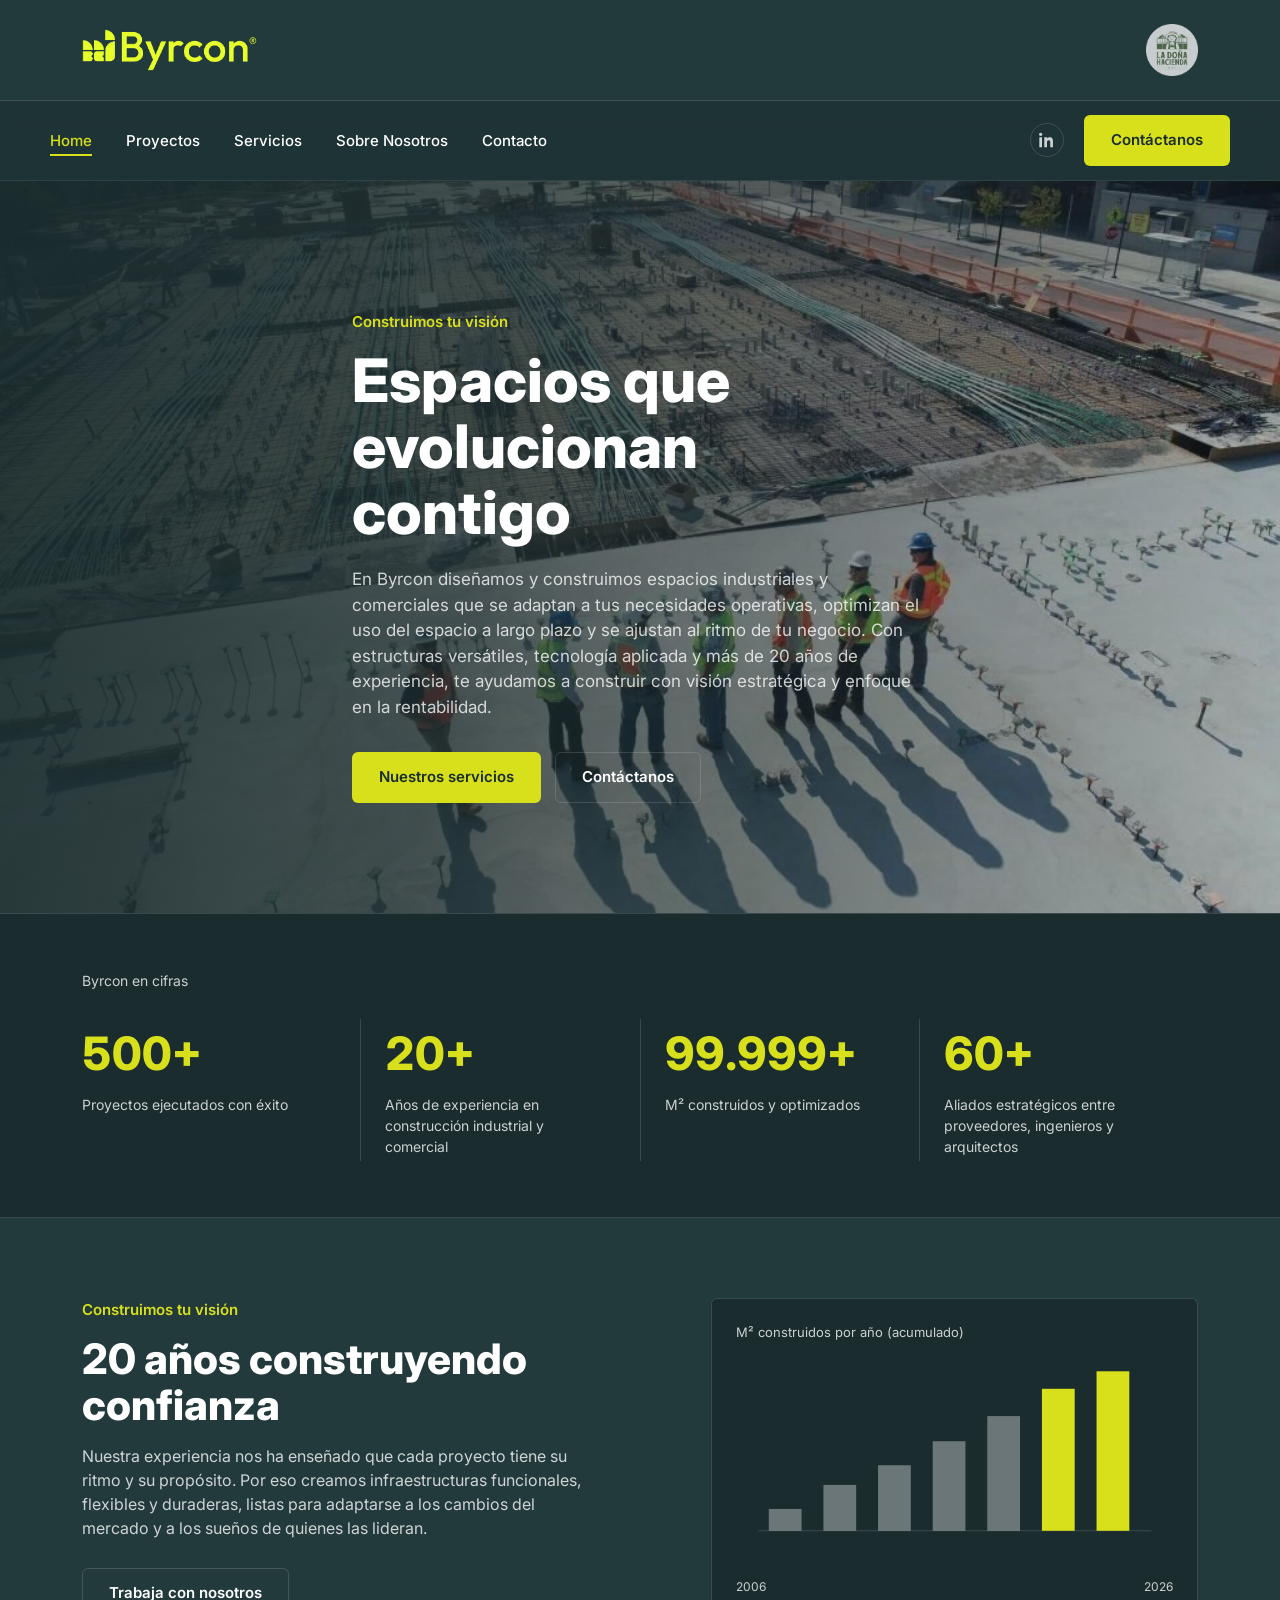
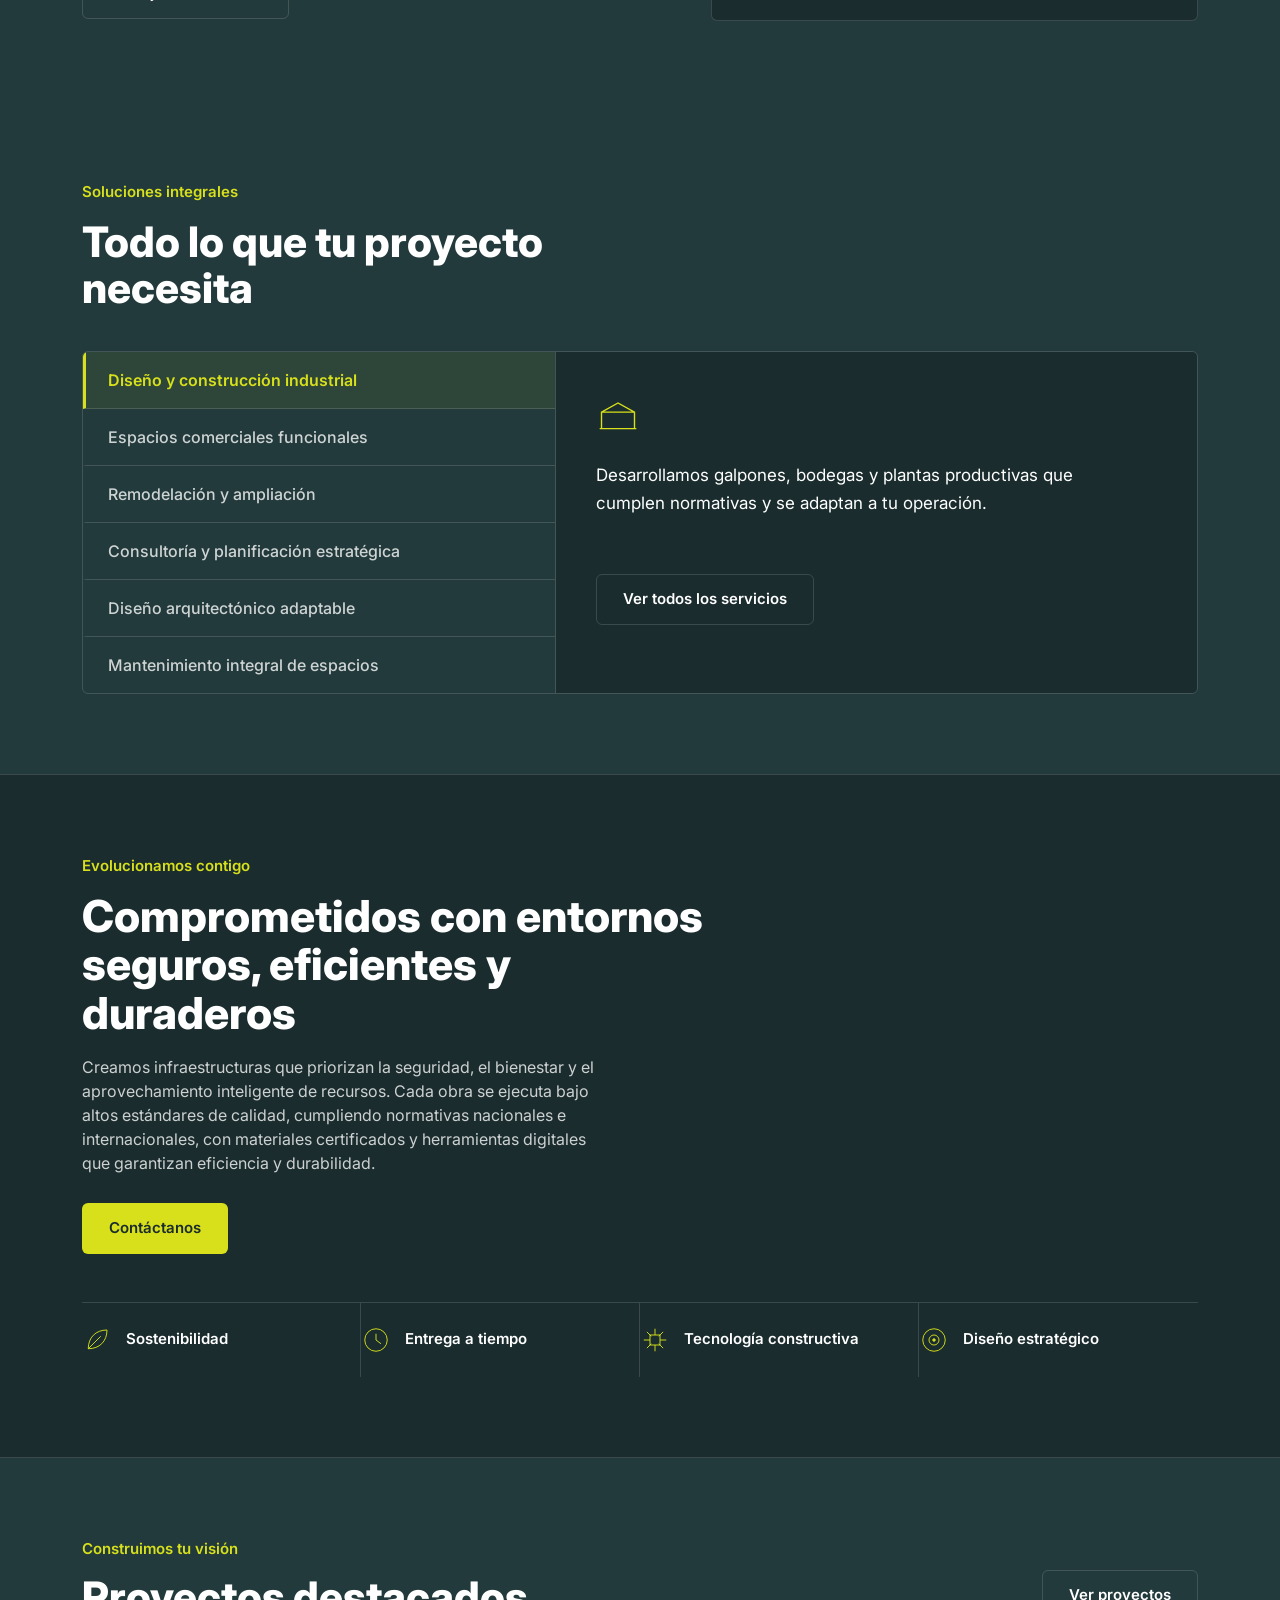
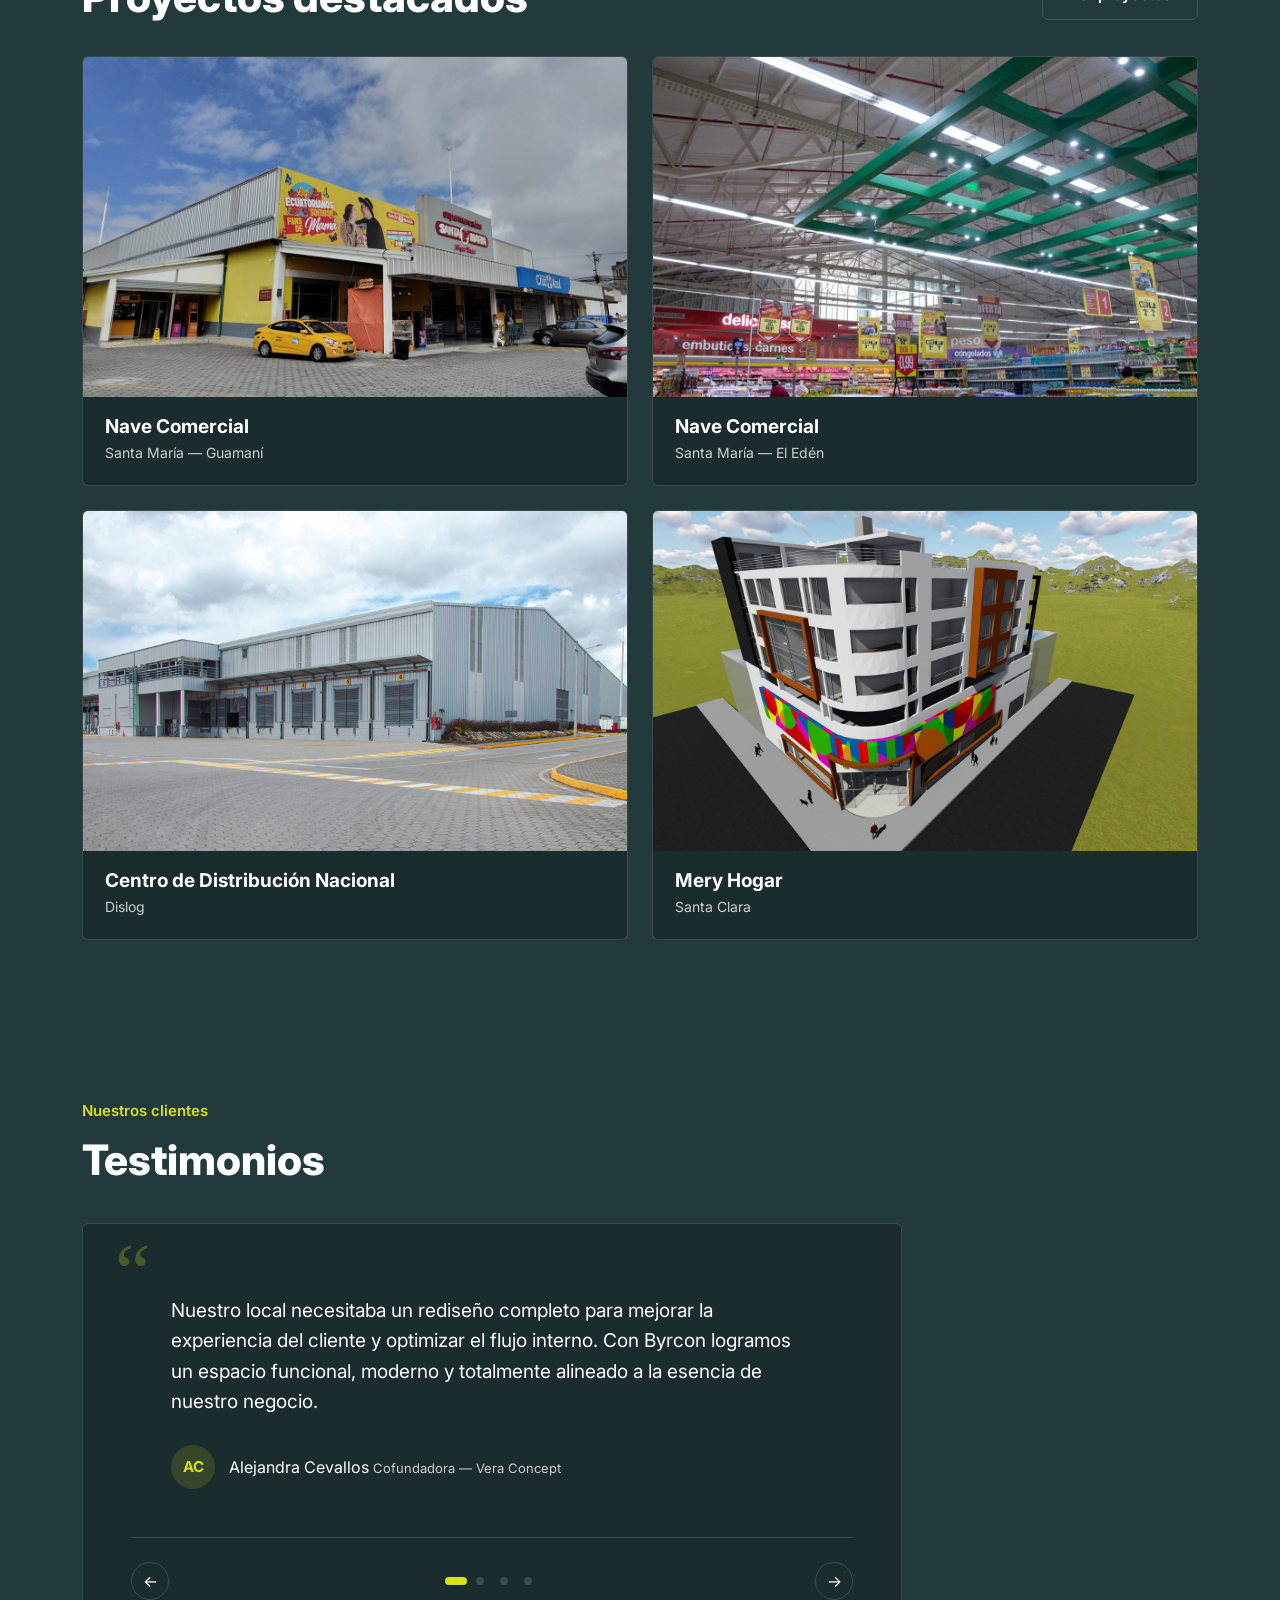
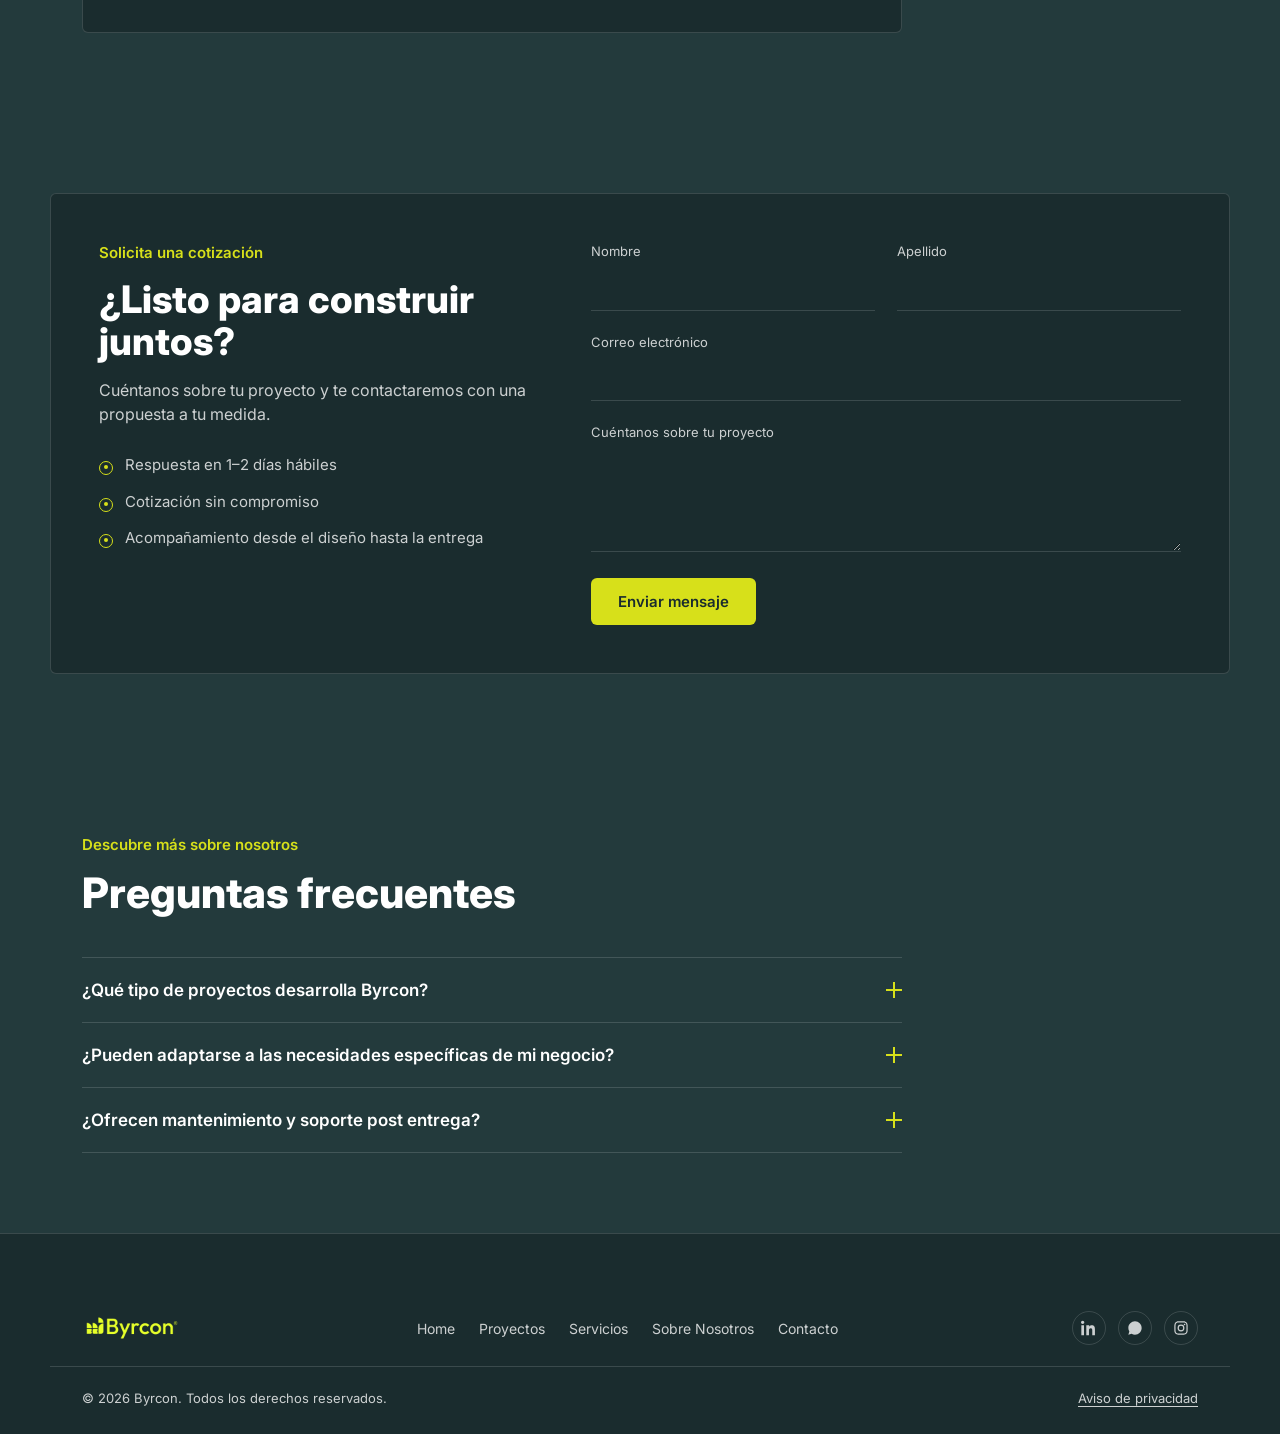
<file: index.html>
<!DOCTYPE html>
<html lang="es">

<head>
  <meta charset="UTF-8">
  <meta name="viewport" content="width=device-width, initial-scale=1.0">
  <script>document.documentElement.classList.add('js')</script>
  <title>Byrcon | Constructora industrial y comercial en Ecuador</title>
  <meta name="description"
    content="En Byrcon diseñamos y construimos espacios industriales y comerciales en Ecuador. Más de 20 años de experiencia, 500+ proyectos ejecutados.">
  <link rel="icon" type="image/png" href="images/favicon.png">
  <meta property="og:type" content="website">
  <meta property="og:title" content="Byrcon | Constructora industrial y comercial en Ecuador">
  <meta property="og:description" content="En Byrcon diseñamos y construimos espacios industriales y comerciales en Ecuador. Más de 20 años de experiencia, 500+ proyectos ejecutados.">
  <meta property="og:image" content="https://byrcon.com.ec/images/hero-bg.jpg">
  <meta property="og:url" content="https://byrcon.com.ec/">
  <link rel="canonical" href="https://byrcon.com.ec/">
  <link rel="preconnect" href="https://fonts.googleapis.com">
  <link rel="preconnect" href="https://fonts.gstatic.com" crossorigin>
  <link href="https://fonts.googleapis.com/css2?family=Inter:wght@400;500;600;700;800&display=swap" rel="stylesheet">
  <link rel="stylesheet" href="css/base.css">
  <link rel="stylesheet" href="css/home.css">
</head>

<body>

  <header class="site-header" id="siteHeader">
    <div class="header-top">
      <div class="container header-top-inner">
        <a class="logo" href="index.html">
          <img src="images/byrcon-logo-cropped.png" alt="Byrcon" class="logo-img">
        </a>
        <a class="partner-brand-link" href="https://ladonahacienda.com.ec/" target="_blank" rel="noopener noreferrer" aria-label="Visitar La Doña Hacienda (sitio externo, se abre en una pestaña nueva)">
          <img src="images/dona-hacienda-logo.webp" alt="La Doña Hacienda" class="partner-brand-logo">
        </a>
      </div>
    </div>

    <div class="header-bottom">
      <div class="container header-row">
        <nav class="primary-nav" id="primaryNav">
          <ul>
            <li><a href="index.html" class="active">Home</a></li>
            <li><a href="pages/proyectos.html">Proyectos</a></li>
            <li><a href="pages/servicios.html">Servicios</a></li>
            <li><a href="pages/nosotros.html">Sobre Nosotros</a></li>
            <li><a href="#contacto">Contacto</a></li>
          </ul>
        </nav>

        <div class="header-right">
          <a class="social-icon" href="https://www.linkedin.com/company/byrcon/" aria-label="LinkedIn" target="_blank" rel="noopener noreferrer">
            <svg viewBox="0 0 24 24" fill="currentColor"><path d="M4.98 3.5C4.98 4.9 3.9 6 2.5 6S0 4.9 0 3.5 1.1 1 2.5 1s2.48 1.1 2.48 2.5zM.5 8h4V23h-4V8zM8.5 8h3.8v2.05h.05c.53-1 1.83-2.05 3.77-2.05 4.03 0 4.78 2.65 4.78 6.1V23h-4v-6.9c0-1.65-.03-3.77-2.3-3.77-2.3 0-2.65 1.8-2.65 3.65V23h-4V8z"/></svg>
          </a>
          <a href="#contacto" class="btn btn-accent">Contáctanos</a>
          <button class="menu-toggle" id="menuToggle" aria-label="Abrir menú" aria-expanded="false">
            <span></span><span></span><span></span>
          </button>
        </div>
      </div>
    </div>
  </header>

  <main>
    <section class="hero">
      <div class="container hero-inner">
        <p class="hero-eyebrow">Construimos tu visión</p>
        <h1>Espacios que evolucionan contigo</h1>
        <p class="hero-lede">
          En Byrcon diseñamos y construimos espacios industriales y comerciales que se adaptan a tus necesidades
          operativas, optimizan el uso del espacio a largo plazo y se ajustan al ritmo de tu negocio. Con estructuras
          versátiles, tecnología aplicada y más de 20 años de experiencia, te ayudamos a construir con visión
          estratégica y enfoque en la rentabilidad.
        </p>
        <div class="hero-ctas">
          <a href="pages/servicios.html" class="btn btn-accent">Nuestros servicios</a>
          <a href="#contacto" class="btn btn-outline">Contáctanos</a>
        </div>
      </div>
    </section>

    <section class="stats" id="cifras">
      <div class="container">
        <p class="stats-caption">Byrcon en cifras</p>
        <div class="stats-grid">
          <div class="stat-card">
            <div class="stat-num" data-target="500" data-suffix="+">500+</div>
            <p class="stat-label">Proyectos ejecutados con éxito</p>
          </div>
          <div class="stat-card">
            <div class="stat-num" data-target="20" data-suffix="+">20+</div>
            <p class="stat-label">Años de experiencia en construcción industrial y comercial</p>
          </div>
          <div class="stat-card">
            <div class="stat-num" data-target="100000" data-suffix="+" data-format="1">100.000+</div>
            <p class="stat-label">M² construidos y optimizados</p>
          </div>
          <div class="stat-card">
            <div class="stat-num" data-target="60" data-suffix="+">60+</div>
            <p class="stat-label">Aliados estratégicos entre proveedores, ingenieros y arquitectos</p>
          </div>
        </div>
      </div>
    </section>

    <!-- Siguiente bloque a construir: "20 años construyendo confianza" -->

    <section class="trust reveal" id="confianza">
      <div class="container trust-grid">
        <div>
          <p class="section-eyebrow">Construimos tu visión</p>
          <h2>20 años construyendo confianza</h2>
          <p class="section-lede">
            Nuestra experiencia nos ha enseñado que cada proyecto tiene su ritmo y su propósito. Por eso creamos
            infraestructuras funcionales, flexibles y duraderas, listas para adaptarse a los cambios del mercado y
            a los sueños de quienes las lideran.
          </p>
          <a href="pages/nosotros.html" class="btn btn-outline">Trabaja con nosotros</a>
        </div>

        <div class="growth-chart">
          <p class="chart-caption">M² construidos por año (acumulado)</p>
          <svg viewBox="0 0 400 190" width="100%" height="auto" aria-hidden="true">
            <line x1="20" y1="160" x2="380" y2="160" stroke="var(--border-soft)" stroke-width="1" />
            <g class="bars">
              <rect x="30" y="140" width="30" height="20" class="bar" style="--d:0" />
              <rect x="80" y="118" width="30" height="42" class="bar" style="--d:1" />
              <rect x="130" y="100" width="30" height="60" class="bar" style="--d:2" />
              <rect x="180" y="78" width="30" height="82" class="bar" style="--d:3" />
              <rect x="230" y="55" width="30" height="105" class="bar" style="--d:4" />
              <rect x="280" y="30" width="30" height="130" class="bar bar-accent" style="--d:5" />
              <rect x="330" y="14" width="30" height="146" class="bar bar-accent" style="--d:6" />
            </g>
          </svg>
          <div class="chart-years"><span>2006</span><span>2026</span></div>
        </div>
      </div>
    </section>

    <!-- Siguiente bloque a construir: Soluciones integrales / servicios -->

    <section class="services reveal" id="servicios-preview">
      <div class="container">
        <p class="section-eyebrow">Soluciones integrales</p>
        <h2>Todo lo que tu proyecto necesita</h2>

        <div class="service-switcher">
          <ul class="service-list" id="serviceList">
            <li><button class="service-item is-active" type="button">Diseño y construcción industrial</button></li>
            <li><button class="service-item" type="button">Espacios comerciales funcionales</button></li>
            <li><button class="service-item" type="button">Remodelación y ampliación</button></li>
            <li><button class="service-item" type="button">Consultoría y planificación estratégica</button></li>
            <li><button class="service-item" type="button">Diseño arquitectónico adaptable</button></li>
            <li><button class="service-item" type="button">Mantenimiento integral de espacios</button></li>
          </ul>

          <div class="service-panel">
            <svg id="servicePanelIcon" viewBox="0 0 48 48" fill="none" stroke="var(--accent)" stroke-width="1.5" aria-hidden="true">
              <path d="M4 40h40M6 40V22l18-10 18 10v18M6 22h36" />
            </svg>
            <p class="service-panel-desc" id="servicePanelDesc">
              Desarrollamos galpones, bodegas y plantas productivas que cumplen normativas y se adaptan a tu operación.
            </p>
            <a href="pages/servicios.html" class="btn btn-outline">Ver todos los servicios</a>
          </div>
        </div>
      </div>
    </section>

    <!-- Siguiente bloque a construir: "Comprometidos con entornos seguros, eficientes y duraderos" -->
    <section class="commit reveal" id="compromiso">
      <div class="container">
        <p class="section-eyebrow">Evolucionamos contigo</p>
        <h2>Comprometidos con entornos seguros, eficientes y duraderos</h2>
        <p class="section-lede commit-lede">
          Creamos infraestructuras que priorizan la seguridad, el bienestar y el aprovechamiento inteligente de
          recursos. Cada obra se ejecuta bajo altos estándares de calidad, cumpliendo normativas nacionales e
          internacionales, con materiales certificados y herramientas digitales que garantizan eficiencia y durabilidad.
        </p>
        <a href="#contacto" class="btn btn-accent">Contáctanos</a>

        <div class="practice-strip">
          <div class="practice">
            <svg viewBox="0 0 48 48" fill="none" stroke="var(--accent)" stroke-width="1.5" aria-hidden="true">
              <path d="M10 38C10 20 22 8 40 8c0 18-12 30-30 30z" />
              <path d="M10 38L30 18" />
            </svg>
            <span>Sostenibilidad</span>
          </div>
          <div class="practice">
            <svg viewBox="0 0 48 48" fill="none" stroke="var(--accent)" stroke-width="1.5" aria-hidden="true">
              <circle cx="24" cy="24" r="18" />
              <path d="M24 14v10l8 6" />
            </svg>
            <span>Entrega a tiempo</span>
          </div>
          <div class="practice">
            <svg viewBox="0 0 48 48" fill="none" stroke="var(--accent)" stroke-width="1.5" aria-hidden="true">
              <rect x="16" y="16" width="16" height="16" />
              <path d="M24 6v10M24 32v10M6 24h10M32 24h10M11 11l7 7M30 30l7 7M37 11l-7 7M18 30l-7 7" />
            </svg>
            <span>Tecnología constructiva</span>
          </div>
          <div class="practice">
            <svg viewBox="0 0 48 48" fill="none" stroke="var(--accent)" stroke-width="1.5" aria-hidden="true">
              <circle cx="24" cy="24" r="18" />
              <circle cx="24" cy="24" r="8" />
              <circle cx="24" cy="24" r="2" fill="var(--accent)" />
            </svg>
            <span>Diseño estratégico</span>
          </div>
        </div>
      </div>
    </section>

    <!-- Siguiente bloque a construir: Proyectos destacados -->
    <section class="projects reveal" id="proyectos-preview">
      <div class="container">
        <div class="projects-head">
          <div>
            <p class="section-eyebrow">Construimos tu visión</p>
            <h2>Proyectos destacados</h2>
          </div>
          <a href="pages/proyectos.html" class="btn btn-outline">Ver proyectos</a>
        </div>

        <div class="project-grid">
          <a class="project-card" href="pages/proyectos.html">
            <div class="project-visual">
              <img src="images/proyectos-destacados/santa-maria-guamani.jpg" alt="Nave Comercial Santa María — Guamaní" loading="lazy">
            </div>
            <div class="project-info">
              <h3>Nave Comercial</h3>
              <p>Santa María — Guamaní</p>
            </div>
          </a>

          <a class="project-card" href="pages/proyectos.html">
            <div class="project-visual">
              <img src="images/proyectos-destacados/santa-maria-el-eden.jpg" alt="Nave Comercial Santa María — El Edén" loading="lazy">
            </div>
            <div class="project-info">
              <h3>Nave Comercial</h3>
              <p>Santa María — El Edén</p>
            </div>
          </a>

          <a class="project-card" href="pages/proyectos.html">
            <div class="project-visual">
              <img src="images/proyectos-destacados/centro-distribucion-dislog.jpg" alt="Centro de Distribución Nacional Dislog"
                loading="lazy">
            </div>
            <div class="project-info">
              <h3>Centro de Distribución Nacional</h3>
              <p>Dislog</p>
            </div>
          </a>

          <a class="project-card" href="pages/proyectos.html">
            <div class="project-visual">
              <img src="images/proyectos-destacados/mery-hogar-santa-clara.jpg" alt="Mery Hogar Santa Clara" loading="lazy">
            </div>
            <div class="project-info">
              <h3>Mery Hogar</h3>
              <p>Santa Clara</p>
            </div>
          </a>
        </div>
      </div>
    </section>

    <!-- Siguiente bloque a construir: Testimonios -->
    <section class="testimonials reveal" id="testimonios">
      <div class="container">
        <p class="section-eyebrow">Nuestros clientes</p>
        <h2>Testimonios</h2>

        <div class="testi-slider" id="testiSlider">
          <span class="testi-mark" aria-hidden="true">&ldquo;</span>

          <div class="testi-track">
            <blockquote class="testi-slide is-active">
              <p>Nuestro local necesitaba un rediseño completo para mejorar la experiencia del cliente y optimizar el
                flujo interno. Con Byrcon logramos un espacio funcional, moderno y totalmente alineado a la esencia de
                nuestro negocio.</p>
              <footer>
                <span class="testi-avatar">AC</span>
                <div>
                  Alejandra Cevallos
                  <span class="testi-role">Cofundadora — Vera Concept</span>
                </div>
              </footer>
            </blockquote>

            <blockquote class="testi-slide">
              <p>Con Byrcon encontramos mucho más que una constructora: fueron un aliado estratégico desde el primer
                día. Diseñaron nuestras bodegas con visión a futuro, permitiéndonos escalar operaciones sin interrumpir
                el proceso.</p>
              <footer>
                <span class="testi-avatar">CM</span>
                <div>
                  Carlos Meneses
                  <span class="testi-role">Gerente General — AgroReal</span>
                </div>
              </footer>
            </blockquote>

            <blockquote class="testi-slide">
              <p>Trabajar con Byrcon ha sido sinónimo de organización y confianza. Siempre tienen los planos listos,
                pagos puntuales y un enfoque colaborativo que hace que los proyectos fluyan sin contratiempos.</p>
              <footer>
                <span class="testi-avatar">AP</span>
                <div>
                  Andrés Paredes
                  <span class="testi-role">Ingeniero Civil — Estructec</span>
                </div>
              </footer>
            </blockquote>

            <blockquote class="testi-slide">
              <p>Nos encanta trabajar con el equipo de Byrcon por su planificación clara, respeto a los tiempos y
                apertura al diálogo. Saben lo que necesitan, pero valoran nuestras recomendaciones.</p>
              <footer>
                <span class="testi-avatar">KO</span>
                <div>
                  Karina Ortiz
                  <span class="testi-role">Ejecutiva Comercial — Prologex</span>
                </div>
              </footer>
            </blockquote>
          </div>

          <div class="testi-controls">
            <button class="testi-arrow" id="testiPrev" type="button" aria-label="Testimonio anterior">←</button>
            <div class="testi-dots" id="testiDots"></div>
            <button class="testi-arrow" id="testiNext" type="button" aria-label="Siguiente testimonio">→</button>
          </div>
        </div>
      </div>
    </section>

    <!-- Siguiente bloque a construir: Formulario "Solicita una cotización" -->

    <section class="contact reveal" id="contacto">
      <div class="container contact-grid">
        <div class="contact-intro">
          <p class="section-eyebrow">Solicita una cotización</p>
          <h2>¿Listo para construir juntos?</h2>
          <p class="section-lede">
            Cuéntanos sobre tu proyecto y te contactaremos con una propuesta a tu medida.
          </p>
          <ul class="contact-points">
            <li>Respuesta en 1–2 días hábiles</li>
            <li>Cotización sin compromiso</li>
            <li>Acompañamiento desde el diseño hasta la entrega</li>
          </ul>
        </div>

        <form class="contact-form" id="quoteForm">
          <div class="form-row">
            <div class="field">
              <label for="fname">Nombre</label>
              <input id="fname" name="fname" type="text" required>
            </div>
            <div class="field">
              <label for="lname">Apellido</label>
              <input id="lname" name="lname" type="text" required>
            </div>
          </div>
          <div class="field">
            <label for="email">Correo electrónico</label>
            <input id="email" name="email" type="email" required>
          </div>
          <div class="field">
            <label for="message">Cuéntanos sobre tu proyecto</label>
            <textarea id="message" name="message" rows="4" required></textarea>
          </div>
          <button type="submit" class="btn btn-accent form-submit" id="submitBtn">Enviar mensaje</button>
        </form>
      </div>
    </section>

    <!-- Siguiente bloque a construir: Preguntas frecuentes -->

    <section class="faq reveal" id="preguntas">
      <div class="container">
        <p class="section-eyebrow">Descubre más sobre nosotros</p>
        <h2>Preguntas frecuentes</h2>

        <div class="faq-list">
          <div class="faq-item">
            <button class="faq-q" type="button" aria-expanded="false" aria-controls="faq-a-1">
              <span>¿Qué tipo de proyectos desarrolla Byrcon?</span>
              <span class="faq-ind" aria-hidden="true"></span>
            </button>
            <div class="faq-a" id="faq-a-1">
              <p>Diseñamos y construimos espacios industriales y comerciales: galpones, plantas de producción, plazas y
                locales comerciales, así como remodelaciones y ampliaciones a medida.</p>
            </div>
          </div>

          <div class="faq-item">
            <button class="faq-q" type="button" aria-expanded="false" aria-controls="faq-a-2">
              <span>¿Pueden adaptarse a las necesidades específicas de mi negocio?</span>
              <span class="faq-ind" aria-hidden="true"></span>
            </button>
            <div class="faq-a" id="faq-a-2">
              <p>Sí. Nuestras soluciones son modulares y personalizables, lo que permite ajustar cada proyecto a las
                necesidades operativas, estéticas y funcionales de tu negocio.</p>
            </div>
          </div>

          <div class="faq-item">
            <button class="faq-q" type="button" aria-expanded="false" aria-controls="faq-a-3">
              <span>¿Ofrecen mantenimiento y soporte post entrega?</span>
              <span class="faq-ind" aria-hidden="true"></span>
            </button>
            <div class="faq-a" id="faq-a-3">
              <p>Sí. Contamos con servicios integrales que incluyen mantenimiento programado, asesoría técnica y soporte
                continuo para garantizar la durabilidad de tu infraestructura.</p>
            </div>
          </div>
        </div>
      </div>
    </section>

    <!-- Siguiente bloque a construir: Footer -->
  </main>

  <footer class="site-footer">
    <div class="container footer-top">
      <a class="logo" href="index.html">
        <img src="images/byrcon-logo.png" alt="Byrcon" class="logo-img" loading="lazy">
      </a>

      <nav class="footer-nav">
        <ul>
          <li><a href="index.html">Home</a></li>
          <li><a href="pages/proyectos.html">Proyectos</a></li>
          <li><a href="pages/servicios.html">Servicios</a></li>
          <li><a href="pages/nosotros.html">Sobre Nosotros</a></li>
          <li><a href="#contacto">Contacto</a></li>
        </ul>
      </nav>

      <div class="footer-social">
        <a class="social-icon" href="https://www.linkedin.com/company/byrcon/" aria-label="LinkedIn" target="_blank"
          rel="noopener">
          <svg viewBox="0 0 24 24" fill="currentColor">
            <path
              d="M4.98 3.5C4.98 4.9 3.9 6 2.5 6S0 4.9 0 3.5 1.1 1 2.5 1s2.48 1.1 2.48 2.5zM.5 8h4V23h-4V8zM8.5 8h3.8v2.05h.05c.53-1 1.83-2.05 3.77-2.05 4.03 0 4.78 2.65 4.78 6.1V23h-4v-6.9c0-1.65-.03-3.77-2.3-3.77-2.3 0-2.65 1.8-2.65 3.65V23h-4V8z" />
          </svg>
        </a>
        <!-- TODO: reemplazar # por wa.me/593XXXXXXXXX con el número real -->
        <a class="social-icon" href="#" aria-label="WhatsApp" target="_blank" rel="noopener">
          <svg viewBox="0 0 24 24" fill="currentColor">
            <path
              d="M17.5 14.4c-.3-.1-1.7-.9-2-1-.3-.1-.5-.1-.7.1-.2.3-.8 1-.9 1.2-.2.2-.3.2-.6.1-.3-.1-1.3-.5-2.4-1.5-.9-.8-1.5-1.8-1.7-2.1-.2-.3 0-.5.1-.6.1-.1.3-.3.4-.5.1-.1.2-.3.3-.4.1-.2 0-.4 0-.5C10 9 9.5 7.8 9.3 7.3c-.2-.5-.4-.4-.5-.4h-.5c-.2 0-.5.1-.7.3-.3.3-1 1-1 2.4s1 2.8 1.2 3c.1.2 2 3.1 4.9 4.3.7.3 1.2.5 1.6.6.7.2 1.3.2 1.8.1.5-.1 1.7-.7 1.9-1.4.2-.7.2-1.2.2-1.4-.1-.1-.3-.2-.6-.4zM12 2C6.5 2 2 6.5 2 12c0 1.9.5 3.6 1.5 5.2L2 22l4.9-1.3C8.4 21.5 10.1 22 12 22c5.5 0 10-4.5 10-10S17.5 2 12 2z" />
          </svg>
        </a>
        <a class="social-icon" href="https://www.instagram.com/byrconstruye/" aria-label="Instagram" target="_blank" rel="noopener noreferrer">
          <svg viewBox="0 0 24 24" fill="currentColor"><path d="M12 2c2.717 0 3.056.01 4.122.06 1.065.05 1.79.217 2.428.465.66.254 1.216.598 1.772 1.153a4.908 4.908 0 011.153 1.772c.247.637.415 1.363.465 2.428.047 1.066.06 1.405.06 4.122 0 2.717-.01 3.056-.06 4.122-.05 1.065-.218 1.79-.465 2.428a4.883 4.883 0 01-1.153 1.772 4.915 4.915 0 01-1.772 1.153c-.637.247-1.363.415-2.428.465-1.066.047-1.405.06-4.122.06-2.717 0-3.056-.01-4.122-.06-1.065-.05-1.79-.218-2.428-.465a4.89 4.89 0 01-1.772-1.153 4.904 4.904 0 01-1.153-1.772c-.248-.637-.415-1.363-.465-2.428C2.013 15.056 2 14.717 2 12c0-2.717.01-3.056.06-4.122.05-1.066.217-1.79.465-2.428a4.88 4.88 0 011.153-1.772A4.897 4.897 0 015.45 2.525c.638-.248 1.362-.415 2.428-.465C8.944 2.013 9.283 2 12 2zm0 1.802c-2.67 0-2.986.01-4.04.059-.976.045-1.505.207-1.858.344-.466.181-.8.398-1.15.748-.35.35-.566.683-.747 1.15-.137.352-.3.882-.344 1.857-.048 1.055-.058 1.37-.058 4.04 0 2.67.01 2.986.058 4.04.045.977.207 1.505.344 1.858.181.466.397.8.748 1.15.35.35.683.566 1.15.747.352.137.882.3 1.857.344 1.054.048 1.37.058 4.04.058 2.67 0 2.987-.01 4.04-.058.977-.045 1.505-.207 1.858-.344.466-.181.8-.398 1.15-.748.35-.35.566-.683.747-1.15.137-.352.3-.882.344-1.857.048-1.055.058-1.37.058-4.04 0-2.67-.01-2.986-.058-4.04-.045-.977-.207-1.505-.344-1.858a3.09 3.09 0 00-.748-1.15 3.09 3.09 0 00-1.15-.747c-.352-.137-.882-.3-1.857-.344-1.054-.048-1.37-.058-4.04-.058zM12 6.865a5.135 5.135 0 100 10.27 5.135 5.135 0 000-10.27zm0 8.468a3.333 3.333 0 110-6.666 3.333 3.333 0 010 6.666zm6.538-8.671a1.2 1.2 0 11-2.4 0 1.2 1.2 0 012.4 0z"/></svg>
        </a>
      </div>
    </div>

    <div class="container footer-bottom">
      <span>© 2026 Byrcon. Todos los derechos reservados.</span>
      <a href="pages/privacidad.html">Aviso de privacidad</a>
    </div>
  </footer>

  <script src="js/base.js"></script>
  <script src="js/home.js"></script>
</body>

</html>
</file>
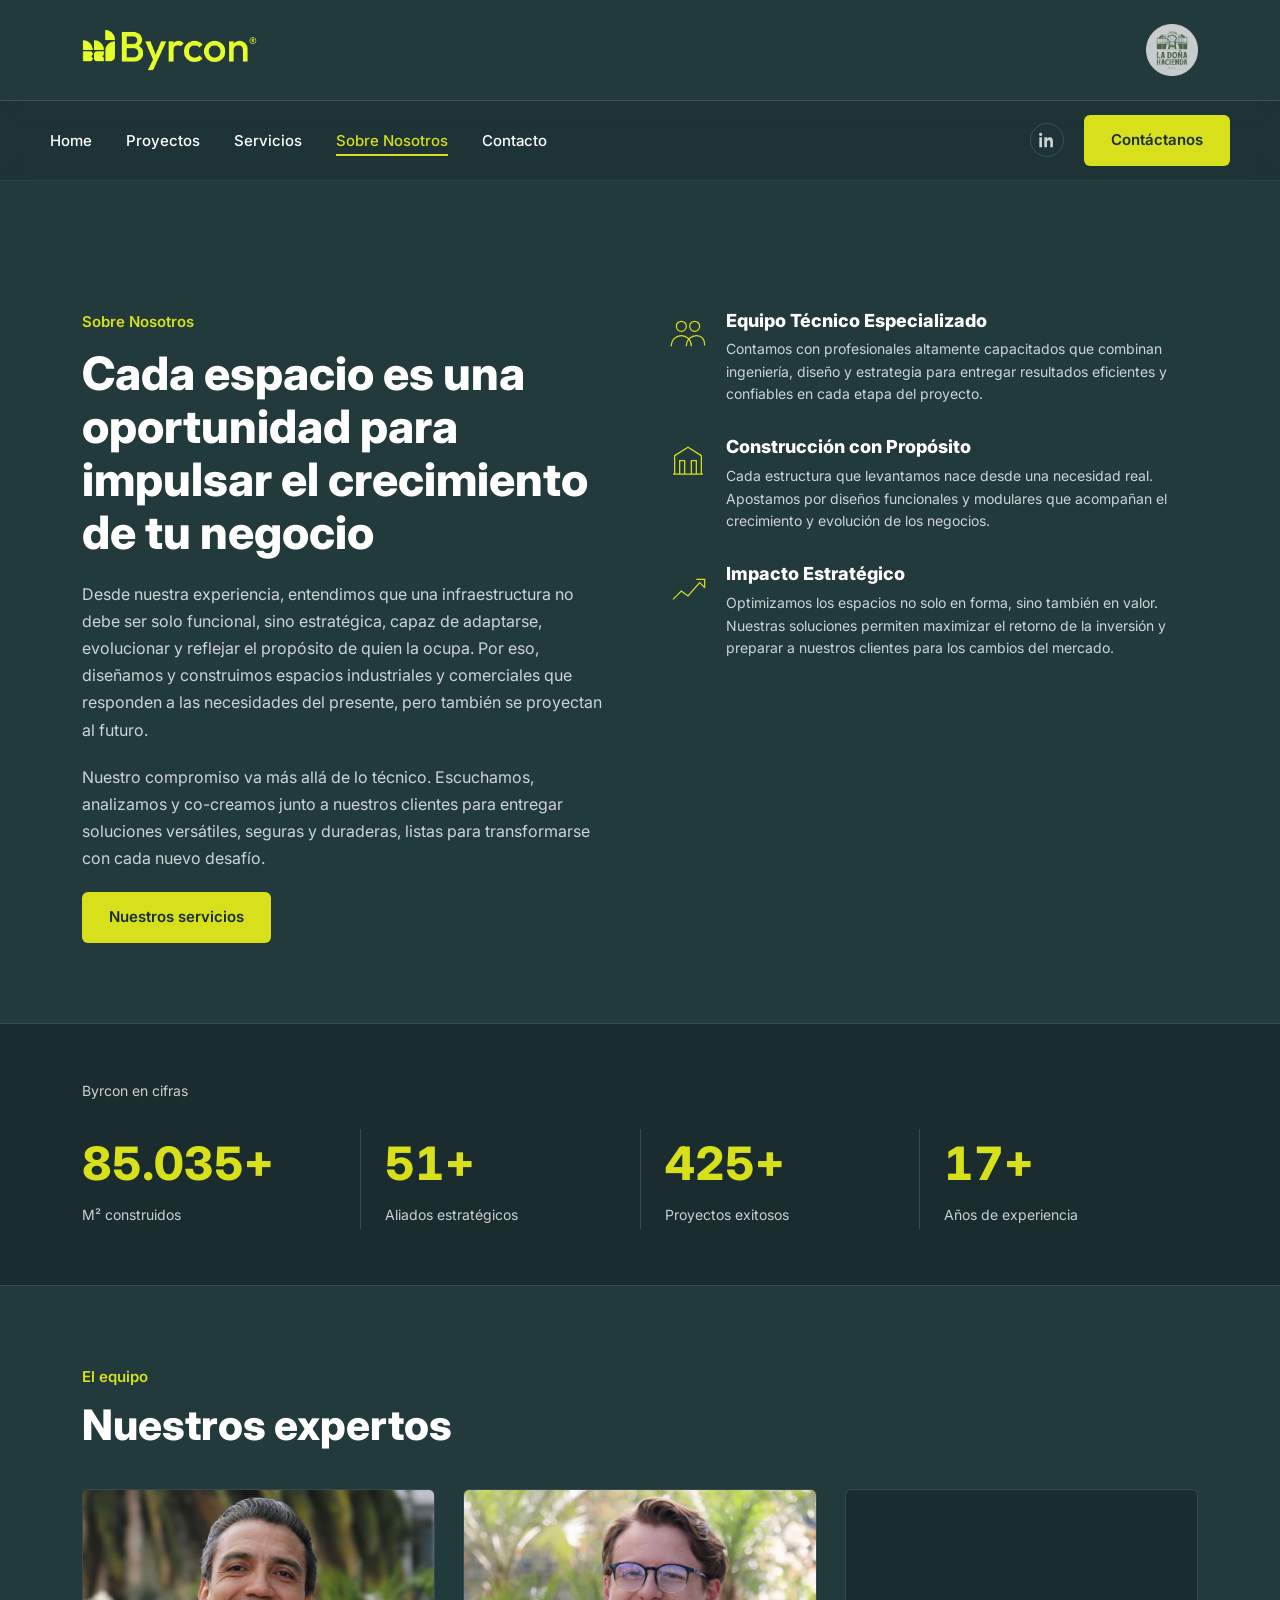
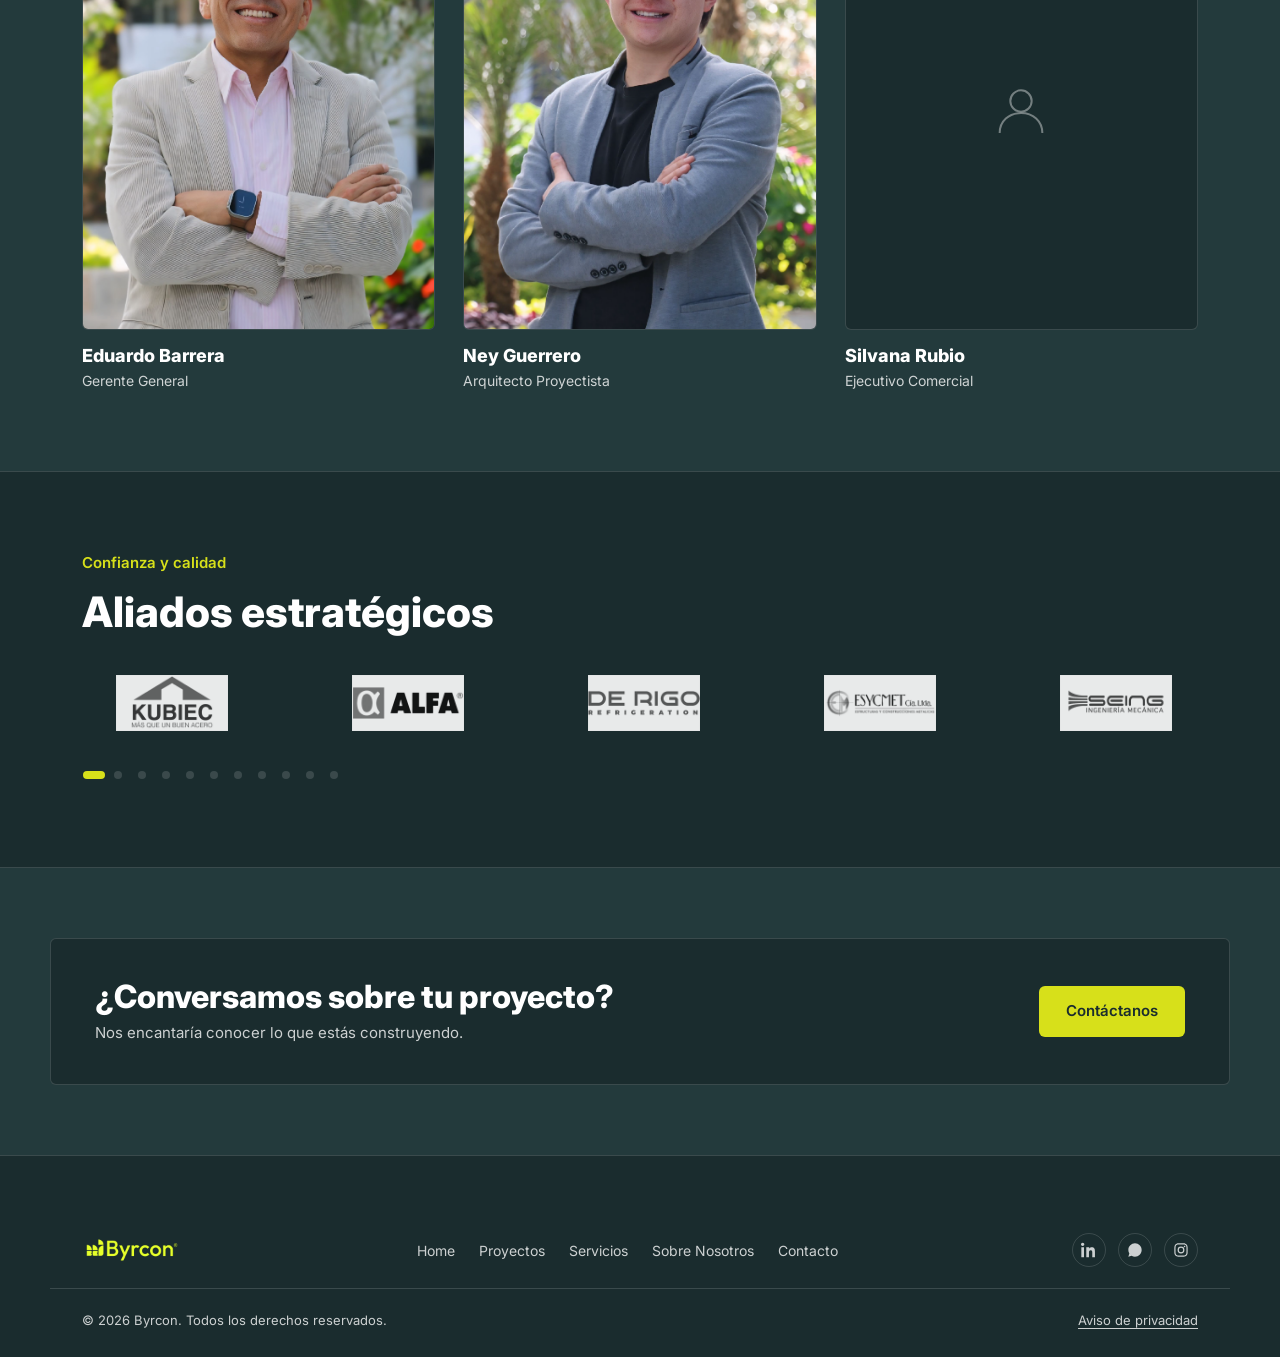
<file: pages/nosotros.html>
<!DOCTYPE html>
<html lang="es">

<head>
  <meta charset="UTF-8">
  <meta name="viewport" content="width=device-width, initial-scale=1.0">
  <script>document.documentElement.classList.add('js')</script>
  <title>Sobre Nosotros | Byrcon</title>
  <meta name="description"
    content="Conoce a Byrcon: más de 20 años construyendo espacios industriales y comerciales en Ecuador, con un equipo comprometido con la calidad y la transparencia.">
  <link rel="icon" type="image/png" href="../images/favicon.png">
  <meta property="og:type" content="website">
  <meta property="og:title" content="Sobre Nosotros | Byrcon">
  <meta property="og:description" content="Conoce a Byrcon: más de 20 años construyendo espacios industriales y comerciales en Ecuador, con un equipo comprometido con la calidad y la transparencia.">
  <meta property="og:image" content="https://byrcon.com.ec/images/hero-bg.jpg">
  <meta property="og:url" content="https://byrcon.com.ec/pages/nosotros.html">
  <link rel="canonical" href="https://byrcon.com.ec/pages/nosotros.html">
  <link rel="preconnect" href="https://fonts.googleapis.com">
  <link rel="preconnect" href="https://fonts.gstatic.com" crossorigin>
  <link href="https://fonts.googleapis.com/css2?family=Inter:wght@400;500;600;700;800&display=swap" rel="stylesheet">
  <link rel="stylesheet" href="../css/base.css">
  <link rel="stylesheet" href="../css/nosotros.css">
</head>

<body>

  <header class="site-header" id="siteHeader">
    <div class="header-top">
      <div class="container header-top-inner">
        <a class="logo" href="../index.html">
          <img src="../images/byrcon-logo-cropped.png" alt="Byrcon" class="logo-img">
        </a>
        <a class="partner-brand-link" href="https://ladonahacienda.com.ec/" target="_blank" rel="noopener noreferrer" aria-label="Visitar La Doña Hacienda (sitio externo, se abre en una pestaña nueva)">
          <img src="../images/dona-hacienda-logo.webp" alt="La Doña Hacienda" class="partner-brand-logo">
        </a>
      </div>
    </div>

    <div class="header-bottom">
      <div class="container header-row">
        <nav class="primary-nav" id="primaryNav">
          <ul>
            <li><a href="../index.html">Home</a></li>
            <li><a href="proyectos.html">Proyectos</a></li>
            <li><a href="servicios.html">Servicios</a></li>
            <li><a href="nosotros.html" class="active">Sobre Nosotros</a></li>
            <li><a href="../index.html#contacto">Contacto</a></li>
          </ul>
        </nav>

        <div class="header-right">
          <a class="social-icon" href="https://www.linkedin.com/company/byrcon/" aria-label="LinkedIn" target="_blank" rel="noopener noreferrer">
            <svg viewBox="0 0 24 24" fill="currentColor"><path d="M4.98 3.5C4.98 4.9 3.9 6 2.5 6S0 4.9 0 3.5 1.1 1 2.5 1s2.48 1.1 2.48 2.5zM.5 8h4V23h-4V8zM8.5 8h3.8v2.05h.05c.53-1 1.83-2.05 3.77-2.05 4.03 0 4.78 2.65 4.78 6.1V23h-4v-6.9c0-1.65-.03-3.77-2.3-3.77-2.3 0-2.65 1.8-2.65 3.65V23h-4V8z"/></svg>
          </a>
          <a href="../index.html#contacto" class="btn btn-accent">Contáctanos</a>
          <button class="menu-toggle" id="menuToggle" aria-label="Abrir menú" aria-expanded="false">
            <span></span><span></span><span></span>
          </button>
        </div>
      </div>
    </div>
  </header>

  <main>
    <section class="nosotros-intro reveal">
      <div class="container nosotros-intro-grid">
        <div>
          <p class="section-eyebrow">Sobre Nosotros</p>
          <h1>Cada espacio es una oportunidad para impulsar el crecimiento de tu negocio</h1>
          <p class="nosotros-intro-p">Desde nuestra experiencia, entendimos que una infraestructura no debe ser solo
            funcional, sino estratégica, capaz de adaptarse, evolucionar y reflejar el propósito de quien la ocupa. Por
            eso, diseñamos y construimos espacios industriales y comerciales que responden a las necesidades del
            presente, pero también se proyectan al futuro.</p>
          <p class="nosotros-intro-p">Nuestro compromiso va más allá de lo técnico. Escuchamos, analizamos y co-creamos
            junto a nuestros clientes para entregar soluciones versátiles, seguras y duraderas, listas para
            transformarse con cada nuevo desafío.</p>
          <a href="servicios.html" class="btn btn-accent">Nuestros servicios</a>
        </div>

        <h2 class="sr-only">Por qué elegir Byrcon</h2>
        <div class="nosotros-features">
          <div class="nosotros-feature">
            <svg viewBox="0 0 48 48" fill="none" stroke="var(--accent)" stroke-width="1.5" aria-hidden="true">
              <circle cx="16" cy="16" r="6" />
              <circle cx="32" cy="16" r="6" />
              <path d="M4 40c0-8 6-13 12-13s12 5 12 13M22 40c0-8 6-13 12-13s10 4 10 12" />
            </svg>
            <div>
              <h3>Equipo Técnico Especializado</h3>
              <p>Contamos con profesionales altamente capacitados que combinan ingeniería, diseño y estrategia para
                entregar resultados eficientes y confiables en cada etapa del proyecto.</p>
            </div>
          </div>
          <div class="nosotros-feature">
            <svg viewBox="0 0 48 48" fill="none" stroke="var(--accent)" stroke-width="1.5" aria-hidden="true">
              <path d="M6 42h36M8 42V20l16-10 16 10v22M14 42V26h6v16M28 42V26h6v16" />
            </svg>
            <div>
              <h3>Construcción con Propósito</h3>
              <p>Cada estructura que levantamos nace desde una necesidad real. Apostamos por diseños funcionales y
                modulares que acompañan el crecimiento y evolución de los negocios.</p>
            </div>
          </div>
          <div class="nosotros-feature">
            <svg viewBox="0 0 48 48" fill="none" stroke="var(--accent)" stroke-width="1.5" aria-hidden="true">
              <path d="M6 40l10-10 8 6 14-16 6 6" />
              <path d="M34 16h10v10" />
            </svg>
            <div>
              <h3>Impacto Estratégico</h3>
              <p>Optimizamos los espacios no solo en forma, sino también en valor. Nuestras soluciones permiten
                maximizar el retorno de la inversión y preparar a nuestros clientes para los cambios del mercado.</p>
            </div>
          </div>
        </div>
      </div>
    </section>

    <section class="stats" id="cifras">
      <div class="container">
        <p class="stats-caption">Byrcon en cifras</p>
        <div class="stats-grid">
          <div class="stat-card">
            <div class="stat-num" data-target="100000" data-suffix="+" data-format="1">100.000+</div>
            <p class="stat-label">M² construidos</p>
          </div>
          <div class="stat-card">
            <div class="stat-num" data-target="60" data-suffix="+">60+</div>
            <p class="stat-label">Aliados estratégicos</p>
          </div>
          <div class="stat-card">
            <div class="stat-num" data-target="500" data-suffix="+">500+</div>
            <p class="stat-label">Proyectos exitosos</p>
          </div>
          <div class="stat-card">
            <div class="stat-num" data-target="20" data-suffix="+">20+</div>
            <p class="stat-label">Años de experiencia</p>
          </div>
        </div>
      </div>
    </section>

    <section class="team reveal">
      <div class="container">
        <p class="section-eyebrow">El equipo</p>
        <h2>Nuestros expertos</h2>
        <!-- Cuando haya foto real: reemplazar
           <div class="team-photo team-photo-pending" aria-hidden="true"><svg>...</svg></div>
           por
           <div class="team-photo"><img src="../images/equipo-byrcon/silvana-rubio.jpg" alt="Silvana Rubio" loading="lazy"></div> -->
        <div class="team-grid">
          <div class="team-card">
            <div class="team-photo">
              <img src="../images/equipo-byrcon/eduardo-barrera.png" alt="Eduardo Barrera" loading="lazy">
            </div>
            <h3>Eduardo Barrera</h3>
            <p>Gerente General</p>
          </div>
          <div class="team-card">
            <div class="team-photo">
              <img src="../images/equipo-byrcon/ney-guerrero.png" alt="Ney Guerrero" loading="lazy">
            </div>
            <h3>Ney Guerrero</h3>
            <p>Arquitecto Proyectista</p>
          </div>
          <div class="team-card">
            <div class="team-photo team-photo-pending" aria-hidden="true">
              <svg viewBox="0 0 48 48" fill="none" stroke="var(--text-muted)" stroke-width="1.5">
                <circle cx="24" cy="18" r="8" />
                <path d="M8 42c0-9 7-15 16-15s16 6 16 15" />
              </svg>
            </div>
            <h3>Silvana Rubio</h3>
            <p>Ejecutivo Comercial</p>
          </div>
        </div>
      </div>
    </section>

    <section class="partners reveal">
      <div class="container">
        <p class="section-eyebrow">Confianza y calidad</p>
        <h2>Aliados estratégicos</h2>

        <div class="partners-slider" id="partnersSlider">
          <div class="partners-viewport">
            <div class="partners-strip" id="partnersStrip">
              <div class="partners-item"><img src="../images/logos-aliados/kubiec.png" alt="Kubiec" loading="lazy"></div>
              <div class="partners-item"><img src="../images/logos-aliados/alfa.png" alt="Alfa" loading="lazy"></div>
              <div class="partners-item"><img src="../images/logos-aliados/de-rigo.png" alt="De Rigo" loading="lazy"></div>
              <div class="partners-item"><img src="../images/logos-aliados/esycmet.png" alt="Esycmet" loading="lazy"></div>
              <div class="partners-item"><img src="../images/logos-aliados/seing.png" alt="Seing" loading="lazy"></div>
              <div class="partners-item"><img src="../images/logos-aliados/arneg.png" alt="arneg" loading="lazy"></div>
              <div class="partners-item"><img src="../images/logos-aliados/novacero.png" alt="Novacero" loading="lazy"></div>
              <div class="partners-item"><img src="../images/logos-aliados/ie-ingenieria.png" alt="IE Ingeniería" loading="lazy"></div>
              <div class="partners-item"><img src="../images/logos-aliados/duquematriz.png" alt="Duquematriz" loading="lazy"></div>
              <div class="partners-item"><img src="../images/logos-aliados/opm.png" alt="OPM" loading="lazy"></div>
              <div class="partners-item"><img src="../images/logos-aliados/grupo-pasquel.png" alt="Grupo Pasquel" loading="lazy"></div>
              <div class="partners-item" aria-hidden="true"><img src="../images/logos-aliados/kubiec.png" alt="" loading="lazy"></div>
              <div class="partners-item" aria-hidden="true"><img src="../images/logos-aliados/alfa.png" alt="" loading="lazy"></div>
              <div class="partners-item" aria-hidden="true"><img src="../images/logos-aliados/de-rigo.png" alt="" loading="lazy"></div>
            </div>
          </div>
          <div class="partners-dots" id="partnersDots"></div>
        </div>
      </div>
    </section>

    <section class="cta-band reveal">
      <div class="container cta-band-inner">
        <div>
          <h2>¿Conversamos sobre tu proyecto?</h2>
          <p>Nos encantaría conocer lo que estás construyendo.</p>
        </div>
        <a href="../index.html#contacto" class="btn btn-accent">Contáctanos</a>
      </div>
    </section>
  </main>

  <footer class="site-footer">
    <div class="container footer-top">
      <a class="logo" href="../index.html">
        <img src="../images/byrcon-logo.png" alt="Byrcon" class="logo-img" loading="lazy">
      </a>

      <nav class="footer-nav">
        <ul>
          <li><a href="../index.html">Home</a></li>
          <li><a href="proyectos.html">Proyectos</a></li>
          <li><a href="servicios.html">Servicios</a></li>
          <li><a href="nosotros.html">Sobre Nosotros</a></li>
          <li><a href="../index.html#contacto">Contacto</a></li>
        </ul>
      </nav>

      <div class="footer-social">
        <a class="social-icon" href="https://www.linkedin.com/company/byrcon/" aria-label="LinkedIn" target="_blank"
          rel="noopener">
          <svg viewBox="0 0 24 24" fill="currentColor">
            <path
              d="M4.98 3.5C4.98 4.9 3.9 6 2.5 6S0 4.9 0 3.5 1.1 1 2.5 1s2.48 1.1 2.48 2.5zM.5 8h4V23h-4V8zM8.5 8h3.8v2.05h.05c.53-1 1.83-2.05 3.77-2.05 4.03 0 4.78 2.65 4.78 6.1V23h-4v-6.9c0-1.65-.03-3.77-2.3-3.77-2.3 0-2.65 1.8-2.65 3.65V23h-4V8z" />
          </svg>
        </a>
        <a class="social-icon" href="#" aria-label="WhatsApp" target="_blank" rel="noopener">
          <svg viewBox="0 0 24 24" fill="currentColor">
            <path
              d="M17.5 14.4c-.3-.1-1.7-.9-2-1-.3-.1-.5-.1-.7.1-.2.3-.8 1-.9 1.2-.2.2-.3.2-.6.1-.3-.1-1.3-.5-2.4-1.5-.9-.8-1.5-1.8-1.7-2.1-.2-.3 0-.5.1-.6.1-.1.3-.3.4-.5.1-.1.2-.3.3-.4.1-.2 0-.4 0-.5C10 9 9.5 7.8 9.3 7.3c-.2-.5-.4-.4-.5-.4h-.5c-.2 0-.5.1-.7.3-.3.3-1 1-1 2.4s1 2.8 1.2 3c.1.2 2 3.1 4.9 4.3.7.3 1.2.5 1.6.6.7.2 1.3.2 1.8.1.5-.1 1.7-.7 1.9-1.4.2-.7.2-1.2.2-1.4-.1-.1-.3-.2-.6-.4zM12 2C6.5 2 2 6.5 2 12c0 1.9.5 3.6 1.5 5.2L2 22l4.9-1.3C8.4 21.5 10.1 22 12 22c5.5 0 10-4.5 10-10S17.5 2 12 2z" />
          </svg>
        </a>
        <a class="social-icon" href="https://www.instagram.com/byrconstruye/" aria-label="Instagram" target="_blank" rel="noopener noreferrer">
          <svg viewBox="0 0 24 24" fill="currentColor"><path d="M12 2c2.717 0 3.056.01 4.122.06 1.065.05 1.79.217 2.428.465.66.254 1.216.598 1.772 1.153a4.908 4.908 0 011.153 1.772c.247.637.415 1.363.465 2.428.047 1.066.06 1.405.06 4.122 0 2.717-.01 3.056-.06 4.122-.05 1.065-.218 1.79-.465 2.428a4.883 4.883 0 01-1.153 1.772 4.915 4.915 0 01-1.772 1.153c-.637.247-1.363.415-2.428.465-1.066.047-1.405.06-4.122.06-2.717 0-3.056-.01-4.122-.06-1.065-.05-1.79-.218-2.428-.465a4.89 4.89 0 01-1.772-1.153 4.904 4.904 0 01-1.153-1.772c-.248-.637-.415-1.363-.465-2.428C2.013 15.056 2 14.717 2 12c0-2.717.01-3.056.06-4.122.05-1.066.217-1.79.465-2.428a4.88 4.88 0 011.153-1.772A4.897 4.897 0 015.45 2.525c.638-.248 1.362-.415 2.428-.465C8.944 2.013 9.283 2 12 2zm0 1.802c-2.67 0-2.986.01-4.04.059-.976.045-1.505.207-1.858.344-.466.181-.8.398-1.15.748-.35.35-.566.683-.747 1.15-.137.352-.3.882-.344 1.857-.048 1.055-.058 1.37-.058 4.04 0 2.67.01 2.986.058 4.04.045.977.207 1.505.344 1.858.181.466.397.8.748 1.15.35.35.683.566 1.15.747.352.137.882.3 1.857.344 1.054.048 1.37.058 4.04.058 2.67 0 2.987-.01 4.04-.058.977-.045 1.505-.207 1.858-.344.466-.181.8-.398 1.15-.748.35-.35.566-.683.747-1.15.137-.352.3-.882.344-1.857.048-1.055.058-1.37.058-4.04 0-2.67-.01-2.986-.058-4.04-.045-.977-.207-1.505-.344-1.858a3.09 3.09 0 00-.748-1.15 3.09 3.09 0 00-1.15-.747c-.352-.137-.882-.3-1.857-.344-1.054-.048-1.37-.058-4.04-.058zM12 6.865a5.135 5.135 0 100 10.27 5.135 5.135 0 000-10.27zm0 8.468a3.333 3.333 0 110-6.666 3.333 3.333 0 010 6.666zm6.538-8.671a1.2 1.2 0 11-2.4 0 1.2 1.2 0 012.4 0z"/></svg>
        </a>
      </div>
    </div>

    <div class="container footer-bottom">
      <span>© 2026 Byrcon. Todos los derechos reservados.</span>
      <a href="privacidad.html">Aviso de privacidad</a>
    </div>
  </footer>

  <script src="../js/base.js"></script>
</body>

</html>
</file>
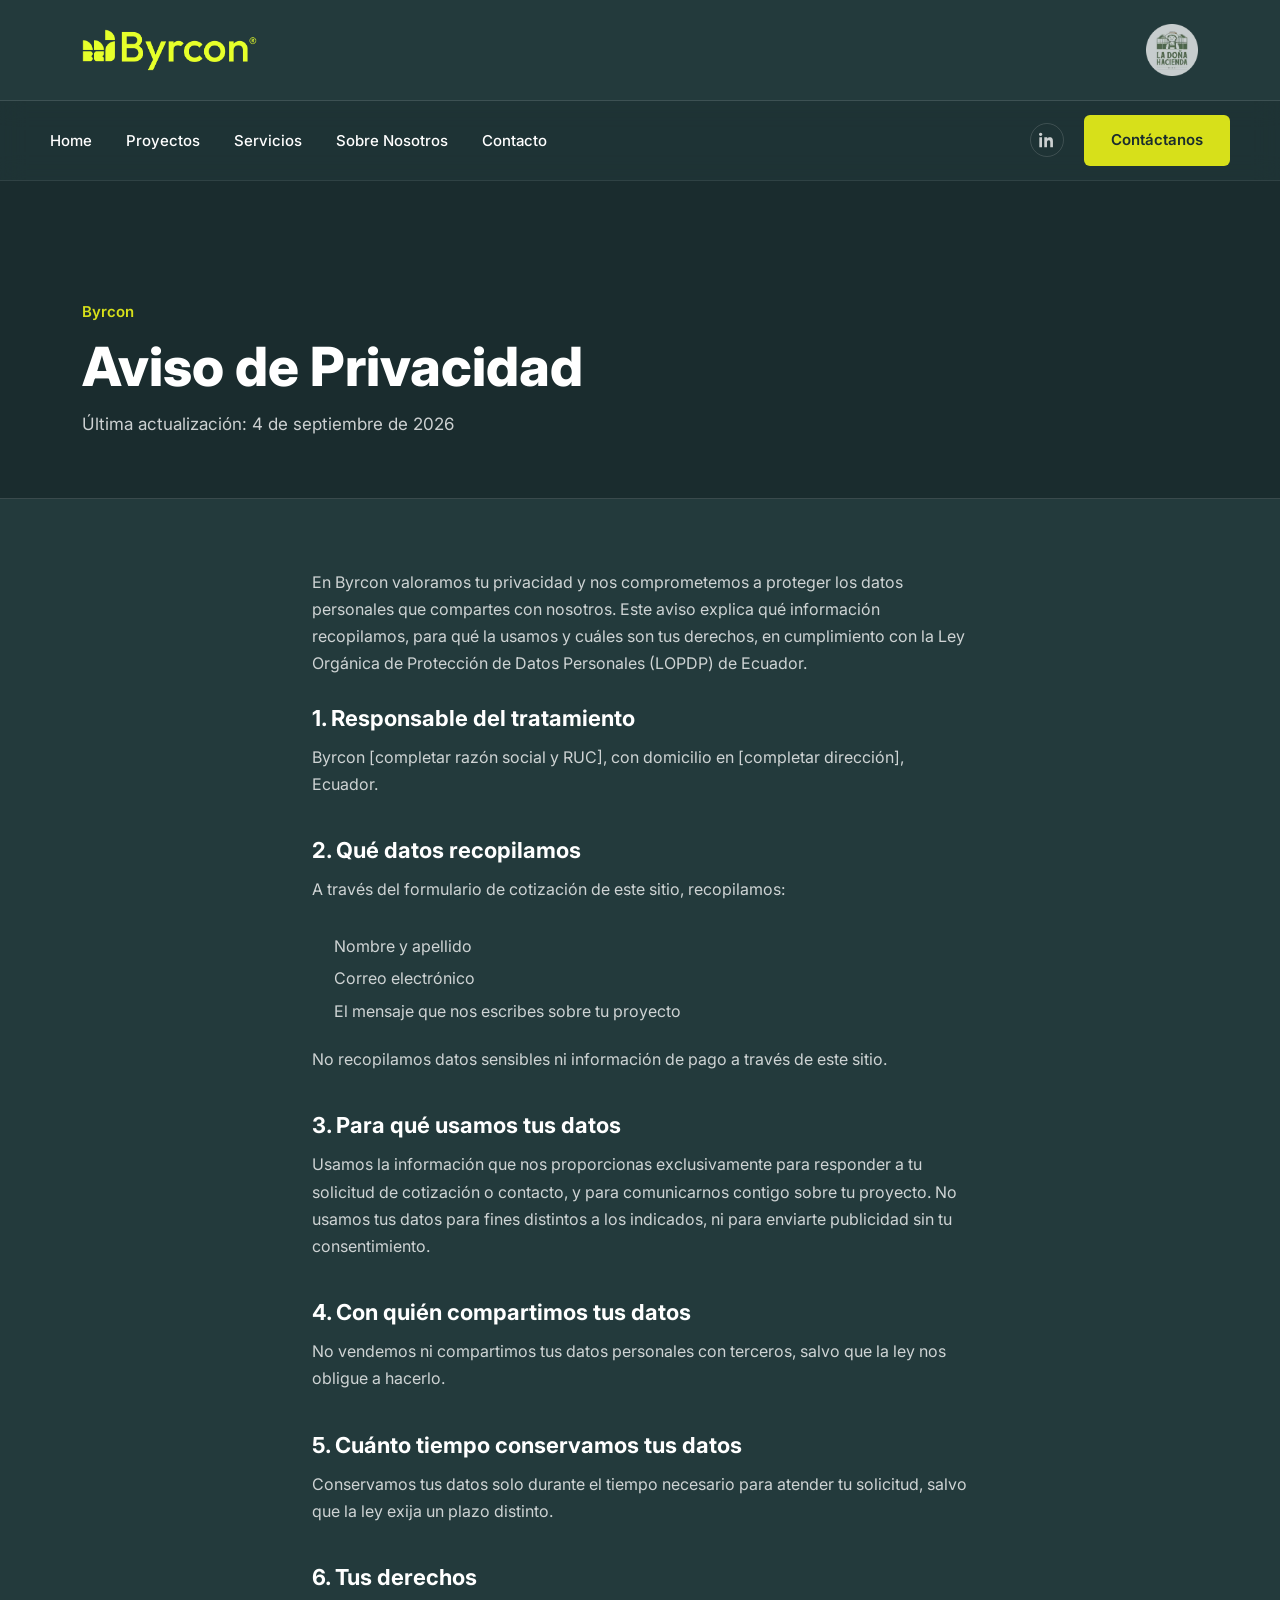
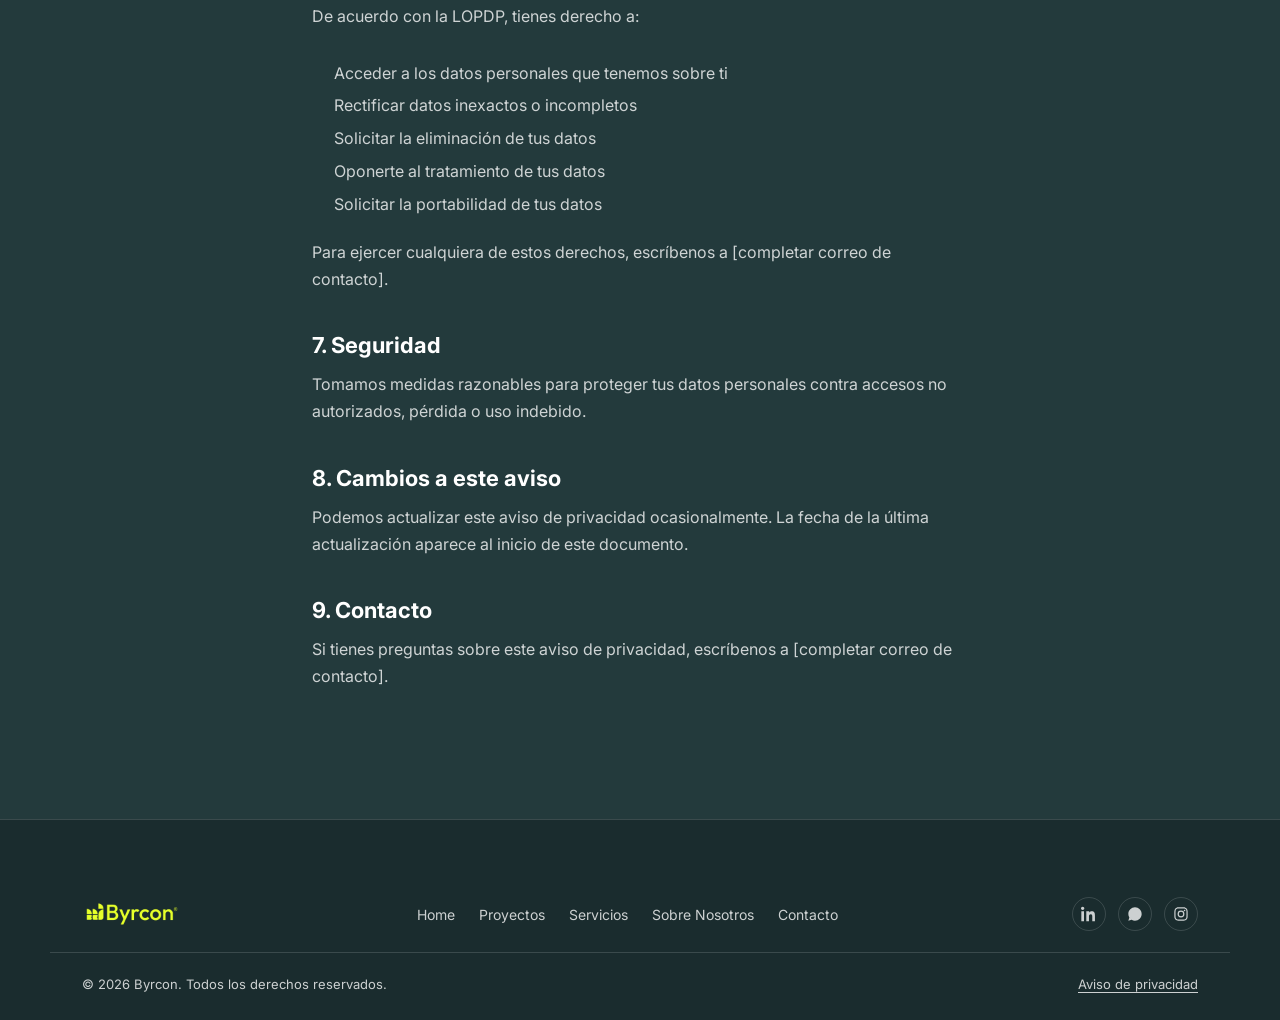
<file: pages/privacidad.html>
<!DOCTYPE html>
<html lang="es">

<head>
  <meta charset="UTF-8">
  <meta name="viewport" content="width=device-width, initial-scale=1.0">
  <script>document.documentElement.classList.add('js')</script>
  <title>Aviso de Privacidad | Byrcon</title>
  <meta name="description" content="Aviso de privacidad de Byrcon: qué datos recopilamos a través de nuestro sitio, para qué los usamos y cuáles son tus derechos.">
  <link rel="icon" type="image/png" href="../images/favicon.png">
  <meta property="og:type" content="website">
  <meta property="og:title" content="Aviso de Privacidad | Byrcon">
  <meta property="og:description" content="Aviso de privacidad de Byrcon: qué datos recopilamos a través de nuestro sitio, para qué los usamos y cuáles son tus derechos.">
  <meta property="og:image" content="https://byrcon.com.ec/images/hero-bg.jpg">
  <meta property="og:url" content="https://byrcon.com.ec/pages/privacidad.html">
  <link rel="canonical" href="https://byrcon.com.ec/pages/privacidad.html">
  <link rel="preconnect" href="https://fonts.googleapis.com">
  <link rel="preconnect" href="https://fonts.gstatic.com" crossorigin>
  <link href="https://fonts.googleapis.com/css2?family=Inter:wght@400;500;600;700;800&display=swap" rel="stylesheet">
  <link rel="stylesheet" href="../css/base.css">
  <link rel="stylesheet" href="../css/privacidad.css">
</head>

<body>

  <header class="site-header" id="siteHeader">
    <div class="header-top">
      <div class="container header-top-inner">
        <a class="logo" href="../index.html">
          <img src="../images/byrcon-logo-cropped.png" alt="Byrcon" class="logo-img">
        </a>
        <a class="partner-brand-link" href="https://ladonahacienda.com.ec/" target="_blank" rel="noopener noreferrer" aria-label="Visitar La Doña Hacienda (sitio externo, se abre en una pestaña nueva)">
          <img src="../images/dona-hacienda-logo.webp" alt="La Doña Hacienda" class="partner-brand-logo">
        </a>
      </div>
    </div>

    <div class="header-bottom">
      <div class="container header-row">
        <nav class="primary-nav" id="primaryNav">
          <ul>
            <li><a href="../index.html">Home</a></li>
            <li><a href="proyectos.html">Proyectos</a></li>
            <li><a href="servicios.html">Servicios</a></li>
            <li><a href="nosotros.html">Sobre Nosotros</a></li>
            <li><a href="../index.html#contacto">Contacto</a></li>
          </ul>
        </nav>

        <div class="header-right">
          <a class="social-icon" href="https://www.linkedin.com/company/byrcon/" aria-label="LinkedIn" target="_blank" rel="noopener noreferrer">
            <svg viewBox="0 0 24 24" fill="currentColor"><path d="M4.98 3.5C4.98 4.9 3.9 6 2.5 6S0 4.9 0 3.5 1.1 1 2.5 1s2.48 1.1 2.48 2.5zM.5 8h4V23h-4V8zM8.5 8h3.8v2.05h.05c.53-1 1.83-2.05 3.77-2.05 4.03 0 4.78 2.65 4.78 6.1V23h-4v-6.9c0-1.65-.03-3.77-2.3-3.77-2.3 0-2.65 1.8-2.65 3.65V23h-4V8z"/></svg>
          </a>
          <a href="../index.html#contacto" class="btn btn-accent">Contáctanos</a>
          <button class="menu-toggle" id="menuToggle" aria-label="Abrir menú" aria-expanded="false">
            <span></span><span></span><span></span>
          </button>
        </div>
      </div>
    </div>
  </header>

  <main>
    <section class="page-banner">
      <div class="container">
        <p class="section-eyebrow">Byrcon</p>
        <h1>Aviso de Privacidad</h1>
        <p class="page-banner-lede">Última actualización: 4 de septiembre de 2026</p>
      </div>
    </section>

    <section class="legal reveal">
      <div class="container legal-content">
        <p>En Byrcon valoramos tu privacidad y nos comprometemos a proteger los datos personales que compartes con nosotros. Este aviso explica qué información recopilamos, para qué la usamos y cuáles son tus derechos, en cumplimiento con la Ley Orgánica de Protección de Datos Personales (LOPDP) de Ecuador.</p>

        <h2>1. Responsable del tratamiento</h2>
        <p>Byrcon [completar razón social y RUC], con domicilio en [completar dirección], Ecuador.</p>

        <h2>2. Qué datos recopilamos</h2>
        <p>A través del formulario de cotización de este sitio, recopilamos:</p>
        <ul>
          <li>Nombre y apellido</li>
          <li>Correo electrónico</li>
          <li>El mensaje que nos escribes sobre tu proyecto</li>
        </ul>
        <p>No recopilamos datos sensibles ni información de pago a través de este sitio.</p>

        <h2>3. Para qué usamos tus datos</h2>
        <p>Usamos la información que nos proporcionas exclusivamente para responder a tu solicitud de cotización o contacto, y para comunicarnos contigo sobre tu proyecto. No usamos tus datos para fines distintos a los indicados, ni para enviarte publicidad sin tu consentimiento.</p>

        <h2>4. Con quién compartimos tus datos</h2>
        <p>No vendemos ni compartimos tus datos personales con terceros, salvo que la ley nos obligue a hacerlo.</p>

        <h2>5. Cuánto tiempo conservamos tus datos</h2>
        <p>Conservamos tus datos solo durante el tiempo necesario para atender tu solicitud, salvo que la ley exija un plazo distinto.</p>

        <h2>6. Tus derechos</h2>
        <p>De acuerdo con la LOPDP, tienes derecho a:</p>
        <ul>
          <li>Acceder a los datos personales que tenemos sobre ti</li>
          <li>Rectificar datos inexactos o incompletos</li>
          <li>Solicitar la eliminación de tus datos</li>
          <li>Oponerte al tratamiento de tus datos</li>
          <li>Solicitar la portabilidad de tus datos</li>
        </ul>
        <p>Para ejercer cualquiera de estos derechos, escríbenos a [completar correo de contacto].</p>

        <h2>7. Seguridad</h2>
        <p>Tomamos medidas razonables para proteger tus datos personales contra accesos no autorizados, pérdida o uso indebido.</p>

        <h2>8. Cambios a este aviso</h2>
        <p>Podemos actualizar este aviso de privacidad ocasionalmente. La fecha de la última actualización aparece al inicio de este documento.</p>

        <h2>9. Contacto</h2>
        <p>Si tienes preguntas sobre este aviso de privacidad, escríbenos a [completar correo de contacto].</p>
      </div>
    </section>
  </main>

  <footer class="site-footer">
    <div class="container footer-top">
      <a class="logo" href="../index.html">
        <img src="../images/byrcon-logo.png" alt="Byrcon" class="logo-img" loading="lazy">
      </a>

      <nav class="footer-nav">
        <ul>
          <li><a href="../index.html">Home</a></li>
          <li><a href="proyectos.html">Proyectos</a></li>
          <li><a href="servicios.html">Servicios</a></li>
          <li><a href="nosotros.html">Sobre Nosotros</a></li>
          <li><a href="../index.html#contacto">Contacto</a></li>
        </ul>
      </nav>

      <div class="footer-social">
        <a class="social-icon" href="https://www.linkedin.com/company/byrcon/" aria-label="LinkedIn" target="_blank"
          rel="noopener">
          <svg viewBox="0 0 24 24" fill="currentColor">
            <path
              d="M4.98 3.5C4.98 4.9 3.9 6 2.5 6S0 4.9 0 3.5 1.1 1 2.5 1s2.48 1.1 2.48 2.5zM.5 8h4V23h-4V8zM8.5 8h3.8v2.05h.05c.53-1 1.83-2.05 3.77-2.05 4.03 0 4.78 2.65 4.78 6.1V23h-4v-6.9c0-1.65-.03-3.77-2.3-3.77-2.3 0-2.65 1.8-2.65 3.65V23h-4V8z" />
          </svg>
        </a>
        <a class="social-icon" href="#" aria-label="WhatsApp" target="_blank" rel="noopener">
          <svg viewBox="0 0 24 24" fill="currentColor">
            <path
              d="M17.5 14.4c-.3-.1-1.7-.9-2-1-.3-.1-.5-.1-.7.1-.2.3-.8 1-.9 1.2-.2.2-.3.2-.6.1-.3-.1-1.3-.5-2.4-1.5-.9-.8-1.5-1.8-1.7-2.1-.2-.3 0-.5.1-.6.1-.1.3-.3.4-.5.1-.1.2-.3.3-.4.1-.2 0-.4 0-.5C10 9 9.5 7.8 9.3 7.3c-.2-.5-.4-.4-.5-.4h-.5c-.2 0-.5.1-.7.3-.3.3-1 1-1 2.4s1 2.8 1.2 3c.1.2 2 3.1 4.9 4.3.7.3 1.2.5 1.6.6.7.2 1.3.2 1.8.1.5-.1 1.7-.7 1.9-1.4.2-.7.2-1.2.2-1.4-.1-.1-.3-.2-.6-.4zM12 2C6.5 2 2 6.5 2 12c0 1.9.5 3.6 1.5 5.2L2 22l4.9-1.3C8.4 21.5 10.1 22 12 22c5.5 0 10-4.5 10-10S17.5 2 12 2z" />
          </svg>
        </a>
        <a class="social-icon" href="https://www.instagram.com/byrconstruye/" aria-label="Instagram" target="_blank" rel="noopener noreferrer">
          <svg viewBox="0 0 24 24" fill="currentColor"><path d="M12 2c2.717 0 3.056.01 4.122.06 1.065.05 1.79.217 2.428.465.66.254 1.216.598 1.772 1.153a4.908 4.908 0 011.153 1.772c.247.637.415 1.363.465 2.428.047 1.066.06 1.405.06 4.122 0 2.717-.01 3.056-.06 4.122-.05 1.065-.218 1.79-.465 2.428a4.883 4.883 0 01-1.153 1.772 4.915 4.915 0 01-1.772 1.153c-.637.247-1.363.415-2.428.465-1.066.047-1.405.06-4.122.06-2.717 0-3.056-.01-4.122-.06-1.065-.05-1.79-.218-2.428-.465a4.89 4.89 0 01-1.772-1.153 4.904 4.904 0 01-1.153-1.772c-.248-.637-.415-1.363-.465-2.428C2.013 15.056 2 14.717 2 12c0-2.717.01-3.056.06-4.122.05-1.066.217-1.79.465-2.428a4.88 4.88 0 011.153-1.772A4.897 4.897 0 015.45 2.525c.638-.248 1.362-.415 2.428-.465C8.944 2.013 9.283 2 12 2zm0 1.802c-2.67 0-2.986.01-4.04.059-.976.045-1.505.207-1.858.344-.466.181-.8.398-1.15.748-.35.35-.566.683-.747 1.15-.137.352-.3.882-.344 1.857-.048 1.055-.058 1.37-.058 4.04 0 2.67.01 2.986.058 4.04.045.977.207 1.505.344 1.858.181.466.397.8.748 1.15.35.35.683.566 1.15.747.352.137.882.3 1.857.344 1.054.048 1.37.058 4.04.058 2.67 0 2.987-.01 4.04-.058.977-.045 1.505-.207 1.858-.344.466-.181.8-.398 1.15-.748.35-.35.566-.683.747-1.15.137-.352.3-.882.344-1.857.048-1.055.058-1.37.058-4.04 0-2.67-.01-2.986-.058-4.04-.045-.977-.207-1.505-.344-1.858a3.09 3.09 0 00-.748-1.15 3.09 3.09 0 00-1.15-.747c-.352-.137-.882-.3-1.857-.344-1.054-.048-1.37-.058-4.04-.058zM12 6.865a5.135 5.135 0 100 10.27 5.135 5.135 0 000-10.27zm0 8.468a3.333 3.333 0 110-6.666 3.333 3.333 0 010 6.666zm6.538-8.671a1.2 1.2 0 11-2.4 0 1.2 1.2 0 012.4 0z"/></svg>
        </a>
      </div>
    </div>

    <div class="container footer-bottom">
      <span>© 2026 Byrcon. Todos los derechos reservados.</span>
      <a href="privacidad.html">Aviso de privacidad</a>
    </div>
  </footer>

  <script src="../js/base.js"></script>
</body>

</html>
</file>
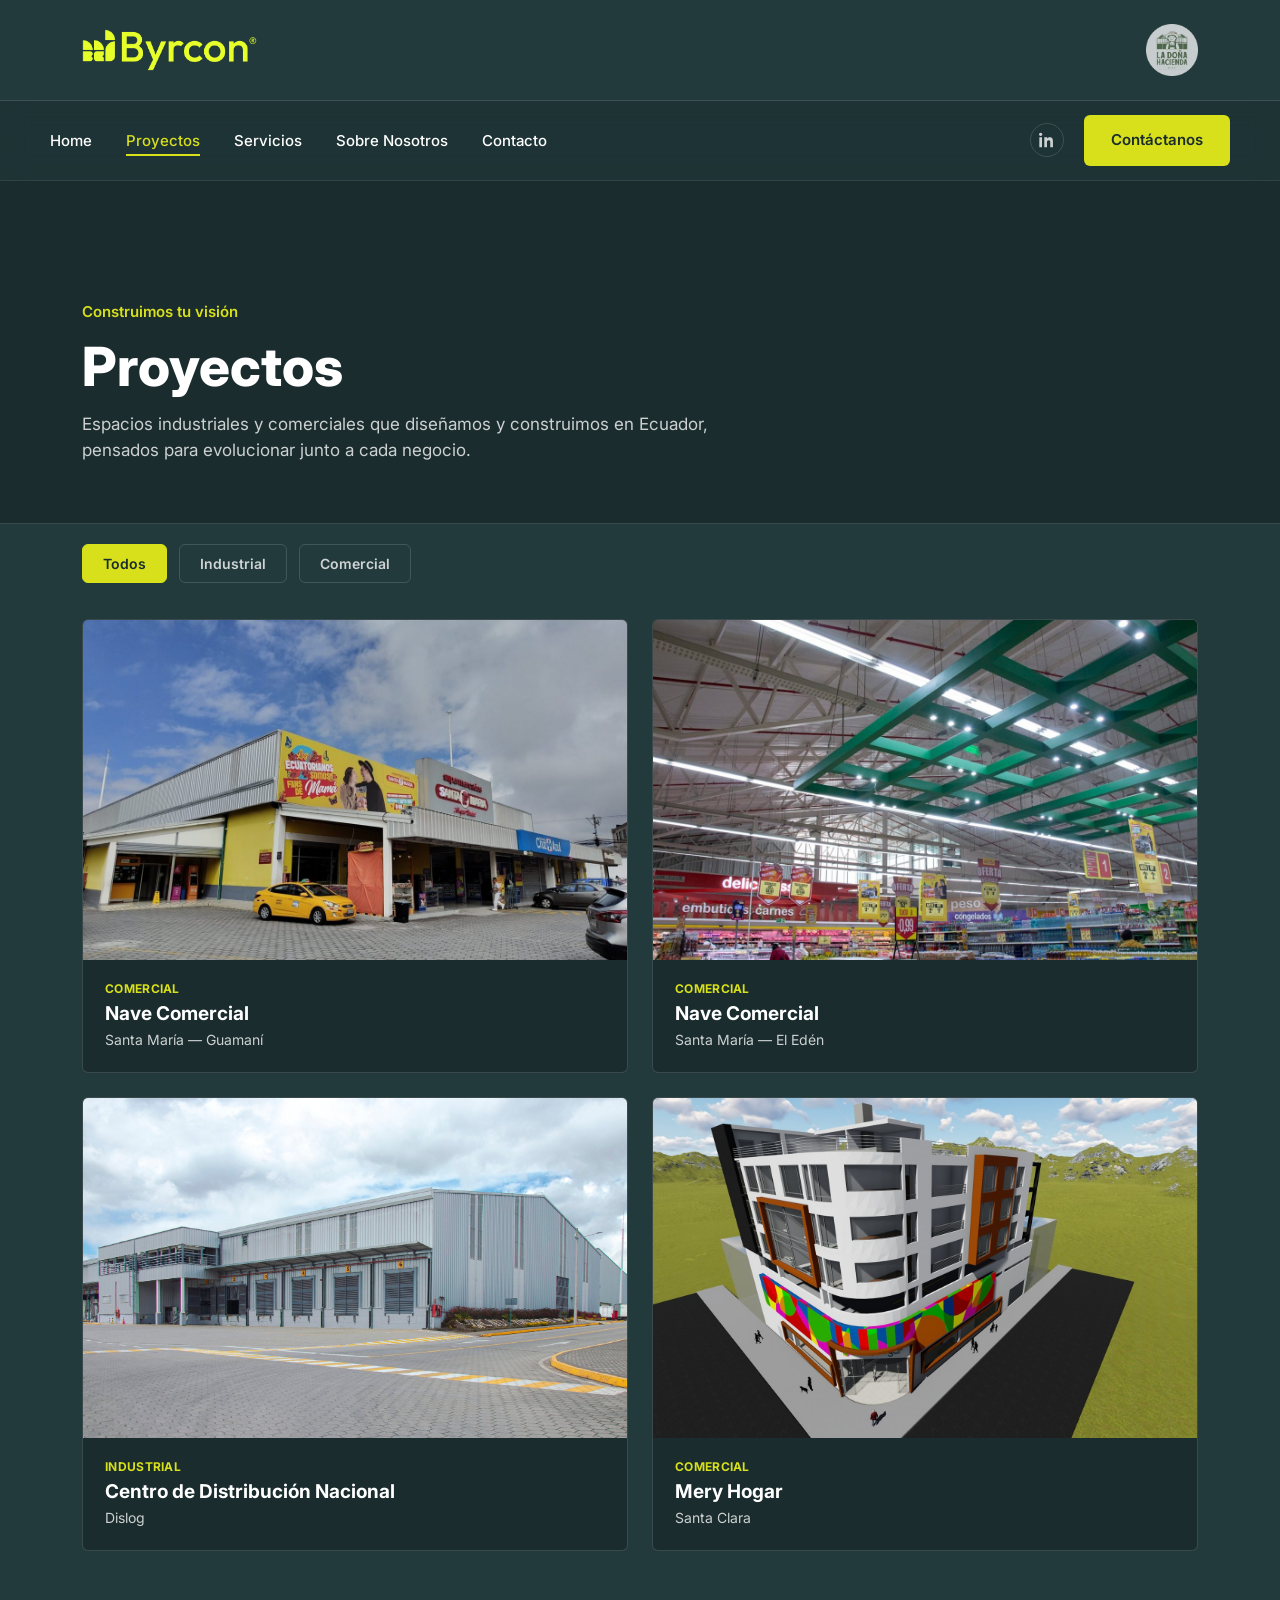
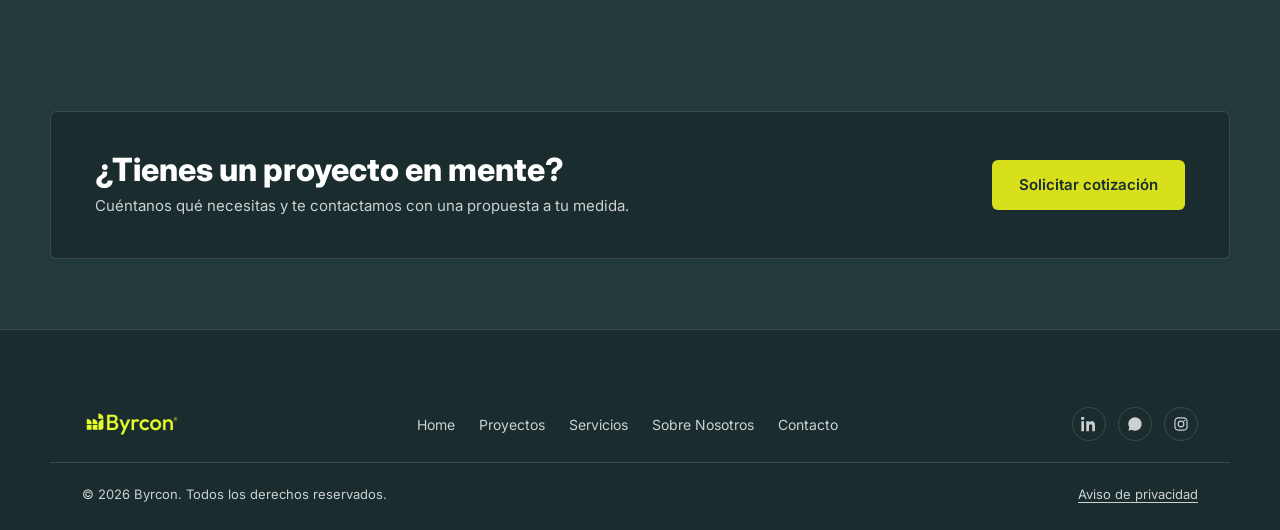
<file: pages/proyectos.html>
<!DOCTYPE html>
<html lang="es">

<head>
  <meta charset="UTF-8">
  <meta name="viewport" content="width=device-width, initial-scale=1.0">
  <script>document.documentElement.classList.add('js')</script>
  <title>Proyectos | Byrcon</title>
  <meta name="description"
    content="Conoce los proyectos industriales y comerciales que hemos construido en Ecuador: naves comerciales, centros de distribución y más.">
  <link rel="icon" type="image/png" href="../images/favicon.png">
  <meta property="og:type" content="website">
  <meta property="og:title" content="Proyectos | Byrcon">
  <meta property="og:description" content="Conoce los proyectos industriales y comerciales que hemos construido en Ecuador: naves comerciales, centros de distribución y más.">
  <meta property="og:image" content="https://byrcon.com.ec/images/proyectos-destacados/santa-maria-guamani.jpg">
  <meta property="og:url" content="https://byrcon.com.ec/pages/proyectos.html">
  <link rel="canonical" href="https://byrcon.com.ec/pages/proyectos.html">
  <link rel="preconnect" href="https://fonts.googleapis.com">
  <link rel="preconnect" href="https://fonts.gstatic.com" crossorigin>
  <link href="https://fonts.googleapis.com/css2?family=Inter:wght@400;500;600;700;800&display=swap" rel="stylesheet">
  <link rel="stylesheet" href="../css/base.css">
  <link rel="stylesheet" href="../css/proyectos.css">
</head>

<body>

  <header class="site-header" id="siteHeader">
    <div class="header-top">
      <div class="container header-top-inner">
        <a class="logo" href="../index.html">
          <img src="../images/byrcon-logo-cropped.png" alt="Byrcon" class="logo-img">
        </a>
        <a class="partner-brand-link" href="https://ladonahacienda.com.ec/" target="_blank" rel="noopener noreferrer" aria-label="Visitar La Doña Hacienda (sitio externo, se abre en una pestaña nueva)">
          <img src="../images/dona-hacienda-logo.webp" alt="La Doña Hacienda" class="partner-brand-logo">
        </a>
      </div>
    </div>

    <div class="header-bottom">
      <div class="container header-row">
        <nav class="primary-nav" id="primaryNav">
          <ul>
            <li><a href="../index.html">Home</a></li>
            <li><a href="proyectos.html" class="active">Proyectos</a></li>
            <li><a href="servicios.html">Servicios</a></li>
            <li><a href="nosotros.html">Sobre Nosotros</a></li>
            <li><a href="../index.html#contacto">Contacto</a></li>
          </ul>
        </nav>

        <div class="header-right">
          <a class="social-icon" href="https://www.linkedin.com/company/byrcon/" aria-label="LinkedIn" target="_blank" rel="noopener noreferrer">
            <svg viewBox="0 0 24 24" fill="currentColor"><path d="M4.98 3.5C4.98 4.9 3.9 6 2.5 6S0 4.9 0 3.5 1.1 1 2.5 1s2.48 1.1 2.48 2.5zM.5 8h4V23h-4V8zM8.5 8h3.8v2.05h.05c.53-1 1.83-2.05 3.77-2.05 4.03 0 4.78 2.65 4.78 6.1V23h-4v-6.9c0-1.65-.03-3.77-2.3-3.77-2.3 0-2.65 1.8-2.65 3.65V23h-4V8z"/></svg>
          </a>
          <a href="../index.html#contacto" class="btn btn-accent">Contáctanos</a>
          <button class="menu-toggle" id="menuToggle" aria-label="Abrir menú" aria-expanded="false">
            <span></span><span></span><span></span>
          </button>
        </div>
      </div>
    </div>
  </header>

  <main>
    <section class="page-banner">
      <div class="container">
        <p class="section-eyebrow">Construimos tu visión</p>
        <h1>Proyectos</h1>
        <p class="page-banner-lede">
          Espacios industriales y comerciales que diseñamos y construimos en Ecuador, pensados para evolucionar
          junto a cada negocio.
        </p>
      </div>
    </section>

    <section class="projects-page">
      <div class="container">
        <h2 class="sr-only">Lista de proyectos</h2>
        <div class="project-filters" id="projectFilters">
          <button class="filter-btn is-active" type="button" data-filter="all">Todos</button>
          <button class="filter-btn" type="button" data-filter="industrial">Industrial</button>
          <button class="filter-btn" type="button" data-filter="comercial">Comercial</button>
        </div>

        <div class="project-grid" id="projectGrid">
          <div class="project-card" data-type="comercial">
            <div class="project-visual">
              <img src="../images/proyectos-destacados/santa-maria-guamani.jpg" alt="Nave Comercial Santa María — Guamaní" loading="lazy">
            </div>
            <div class="project-info">
              <span class="project-tag">Comercial</span>
              <h3>Nave Comercial</h3>
              <p>Santa María — Guamaní</p>
            </div>
          </div>

          <div class="project-card" data-type="comercial">
            <div class="project-visual">
              <img src="../images/proyectos-destacados/santa-maria-el-eden.jpg" alt="Nave Comercial Santa María — El Edén" loading="lazy">
            </div>
            <div class="project-info">
              <span class="project-tag">Comercial</span>
              <h3>Nave Comercial</h3>
              <p>Santa María — El Edén</p>
            </div>
          </div>

          <div class="project-card" data-type="industrial">
            <div class="project-visual">
              <img src="../images/proyectos-destacados/centro-distribucion-dislog.jpg" alt="Centro de Distribución Nacional Dislog"
                loading="lazy">
            </div>
            <div class="project-info">
              <span class="project-tag">Industrial</span>
              <h3>Centro de Distribución Nacional</h3>
              <p>Dislog</p>
            </div>
          </div>

          <div class="project-card" data-type="comercial">
            <div class="project-visual">
              <img src="../images/proyectos-destacados/mery-hogar-santa-clara.jpg" alt="Mery Hogar Santa Clara" loading="lazy">
            </div>
            <div class="project-info">
              <span class="project-tag">Comercial</span>
              <h3>Mery Hogar</h3>
              <p>Santa Clara</p>
            </div>
          </div>
        </div>

        <p class="project-empty" id="projectEmpty" hidden>No hay proyectos para este filtro todavía.</p>
      </div>
    </section>

    <section class="cta-band reveal">
      <div class="container cta-band-inner">
        <div>
          <h2>¿Tienes un proyecto en mente?</h2>
          <p>Cuéntanos qué necesitas y te contactamos con una propuesta a tu medida.</p>
        </div>
        <a href="../index.html#contacto" class="btn btn-accent">Solicitar cotización</a>
      </div>
    </section>
  </main>

  <footer class="site-footer">
    <div class="container footer-top">
      <a class="logo" href="../index.html">
        <img src="../images/byrcon-logo.png" alt="Byrcon" class="logo-img" loading="lazy">
      </a>

      <nav class="footer-nav">
        <ul>
          <li><a href="../index.html">Home</a></li>
          <li><a href="proyectos.html">Proyectos</a></li>
          <li><a href="servicios.html">Servicios</a></li>
          <li><a href="nosotros.html">Sobre Nosotros</a></li>
          <li><a href="../index.html#contacto">Contacto</a></li>
        </ul>
      </nav>

      <div class="footer-social">
        <a class="social-icon" href="https://www.linkedin.com/company/byrcon/" aria-label="LinkedIn" target="_blank"
          rel="noopener">
          <svg viewBox="0 0 24 24" fill="currentColor">
            <path
              d="M4.98 3.5C4.98 4.9 3.9 6 2.5 6S0 4.9 0 3.5 1.1 1 2.5 1s2.48 1.1 2.48 2.5zM.5 8h4V23h-4V8zM8.5 8h3.8v2.05h.05c.53-1 1.83-2.05 3.77-2.05 4.03 0 4.78 2.65 4.78 6.1V23h-4v-6.9c0-1.65-.03-3.77-2.3-3.77-2.3 0-2.65 1.8-2.65 3.65V23h-4V8z" />
          </svg>
        </a>
        <a class="social-icon" href="#" aria-label="WhatsApp" target="_blank" rel="noopener">
          <svg viewBox="0 0 24 24" fill="currentColor">
            <path
              d="M17.5 14.4c-.3-.1-1.7-.9-2-1-.3-.1-.5-.1-.7.1-.2.3-.8 1-.9 1.2-.2.2-.3.2-.6.1-.3-.1-1.3-.5-2.4-1.5-.9-.8-1.5-1.8-1.7-2.1-.2-.3 0-.5.1-.6.1-.1.3-.3.4-.5.1-.1.2-.3.3-.4.1-.2 0-.4 0-.5C10 9 9.5 7.8 9.3 7.3c-.2-.5-.4-.4-.5-.4h-.5c-.2 0-.5.1-.7.3-.3.3-1 1-1 2.4s1 2.8 1.2 3c.1.2 2 3.1 4.9 4.3.7.3 1.2.5 1.6.6.7.2 1.3.2 1.8.1.5-.1 1.7-.7 1.9-1.4.2-.7.2-1.2.2-1.4-.1-.1-.3-.2-.6-.4zM12 2C6.5 2 2 6.5 2 12c0 1.9.5 3.6 1.5 5.2L2 22l4.9-1.3C8.4 21.5 10.1 22 12 22c5.5 0 10-4.5 10-10S17.5 2 12 2z" />
          </svg>
        </a>
        <a class="social-icon" href="https://www.instagram.com/byrconstruye/" aria-label="Instagram" target="_blank" rel="noopener noreferrer">
          <svg viewBox="0 0 24 24" fill="currentColor"><path d="M12 2c2.717 0 3.056.01 4.122.06 1.065.05 1.79.217 2.428.465.66.254 1.216.598 1.772 1.153a4.908 4.908 0 011.153 1.772c.247.637.415 1.363.465 2.428.047 1.066.06 1.405.06 4.122 0 2.717-.01 3.056-.06 4.122-.05 1.065-.218 1.79-.465 2.428a4.883 4.883 0 01-1.153 1.772 4.915 4.915 0 01-1.772 1.153c-.637.247-1.363.415-2.428.465-1.066.047-1.405.06-4.122.06-2.717 0-3.056-.01-4.122-.06-1.065-.05-1.79-.218-2.428-.465a4.89 4.89 0 01-1.772-1.153 4.904 4.904 0 01-1.153-1.772c-.248-.637-.415-1.363-.465-2.428C2.013 15.056 2 14.717 2 12c0-2.717.01-3.056.06-4.122.05-1.066.217-1.79.465-2.428a4.88 4.88 0 011.153-1.772A4.897 4.897 0 015.45 2.525c.638-.248 1.362-.415 2.428-.465C8.944 2.013 9.283 2 12 2zm0 1.802c-2.67 0-2.986.01-4.04.059-.976.045-1.505.207-1.858.344-.466.181-.8.398-1.15.748-.35.35-.566.683-.747 1.15-.137.352-.3.882-.344 1.857-.048 1.055-.058 1.37-.058 4.04 0 2.67.01 2.986.058 4.04.045.977.207 1.505.344 1.858.181.466.397.8.748 1.15.35.35.683.566 1.15.747.352.137.882.3 1.857.344 1.054.048 1.37.058 4.04.058 2.67 0 2.987-.01 4.04-.058.977-.045 1.505-.207 1.858-.344.466-.181.8-.398 1.15-.748.35-.35.566-.683.747-1.15.137-.352.3-.882.344-1.857.048-1.055.058-1.37.058-4.04 0-2.67-.01-2.986-.058-4.04-.045-.977-.207-1.505-.344-1.858a3.09 3.09 0 00-.748-1.15 3.09 3.09 0 00-1.15-.747c-.352-.137-.882-.3-1.857-.344-1.054-.048-1.37-.058-4.04-.058zM12 6.865a5.135 5.135 0 100 10.27 5.135 5.135 0 000-10.27zm0 8.468a3.333 3.333 0 110-6.666 3.333 3.333 0 010 6.666zm6.538-8.671a1.2 1.2 0 11-2.4 0 1.2 1.2 0 012.4 0z"/></svg>
        </a>
      </div>
    </div>

    <div class="container footer-bottom">
      <span>© 2026 Byrcon. Todos los derechos reservados.</span>
      <a href="privacidad.html">Aviso de privacidad</a>
    </div>
  </footer>

  <script src="../js/base.js"></script>
  <script src="../js/proyectos.js"></script>
</body>

</html>
</file>
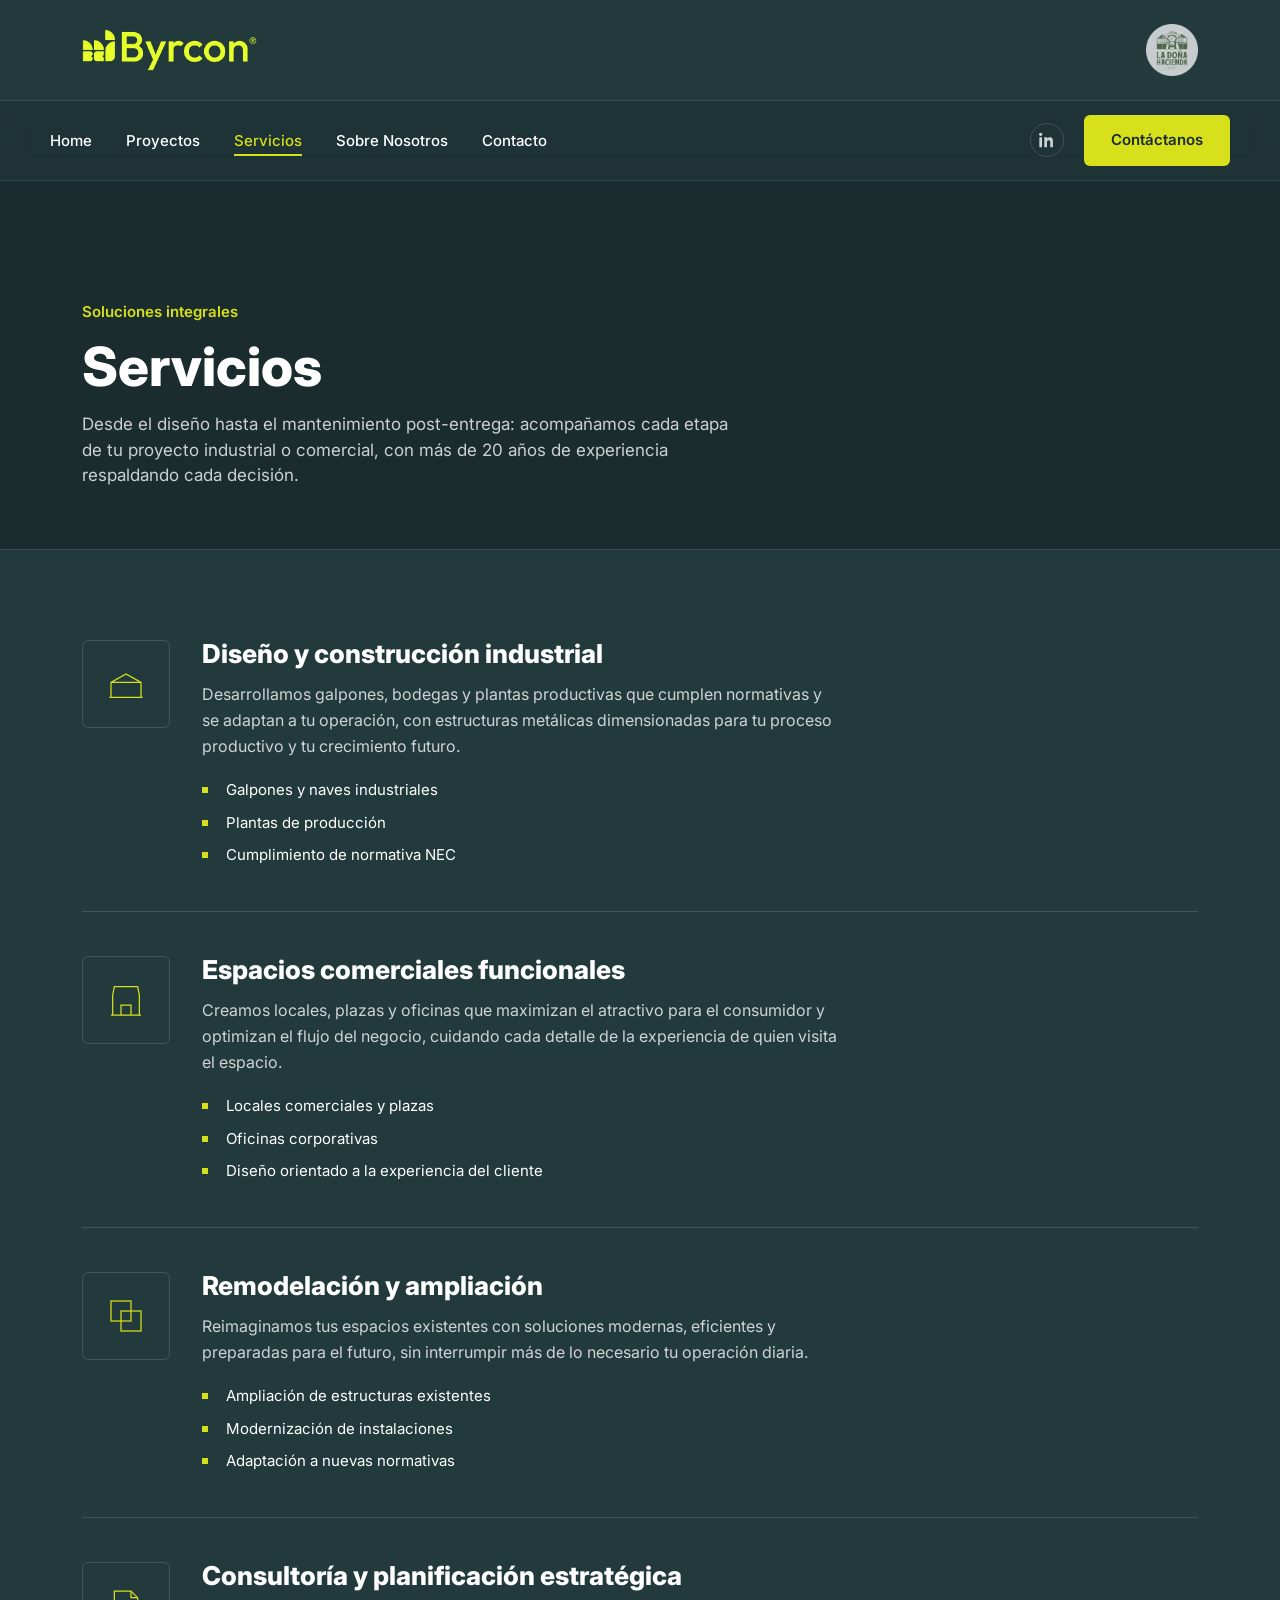
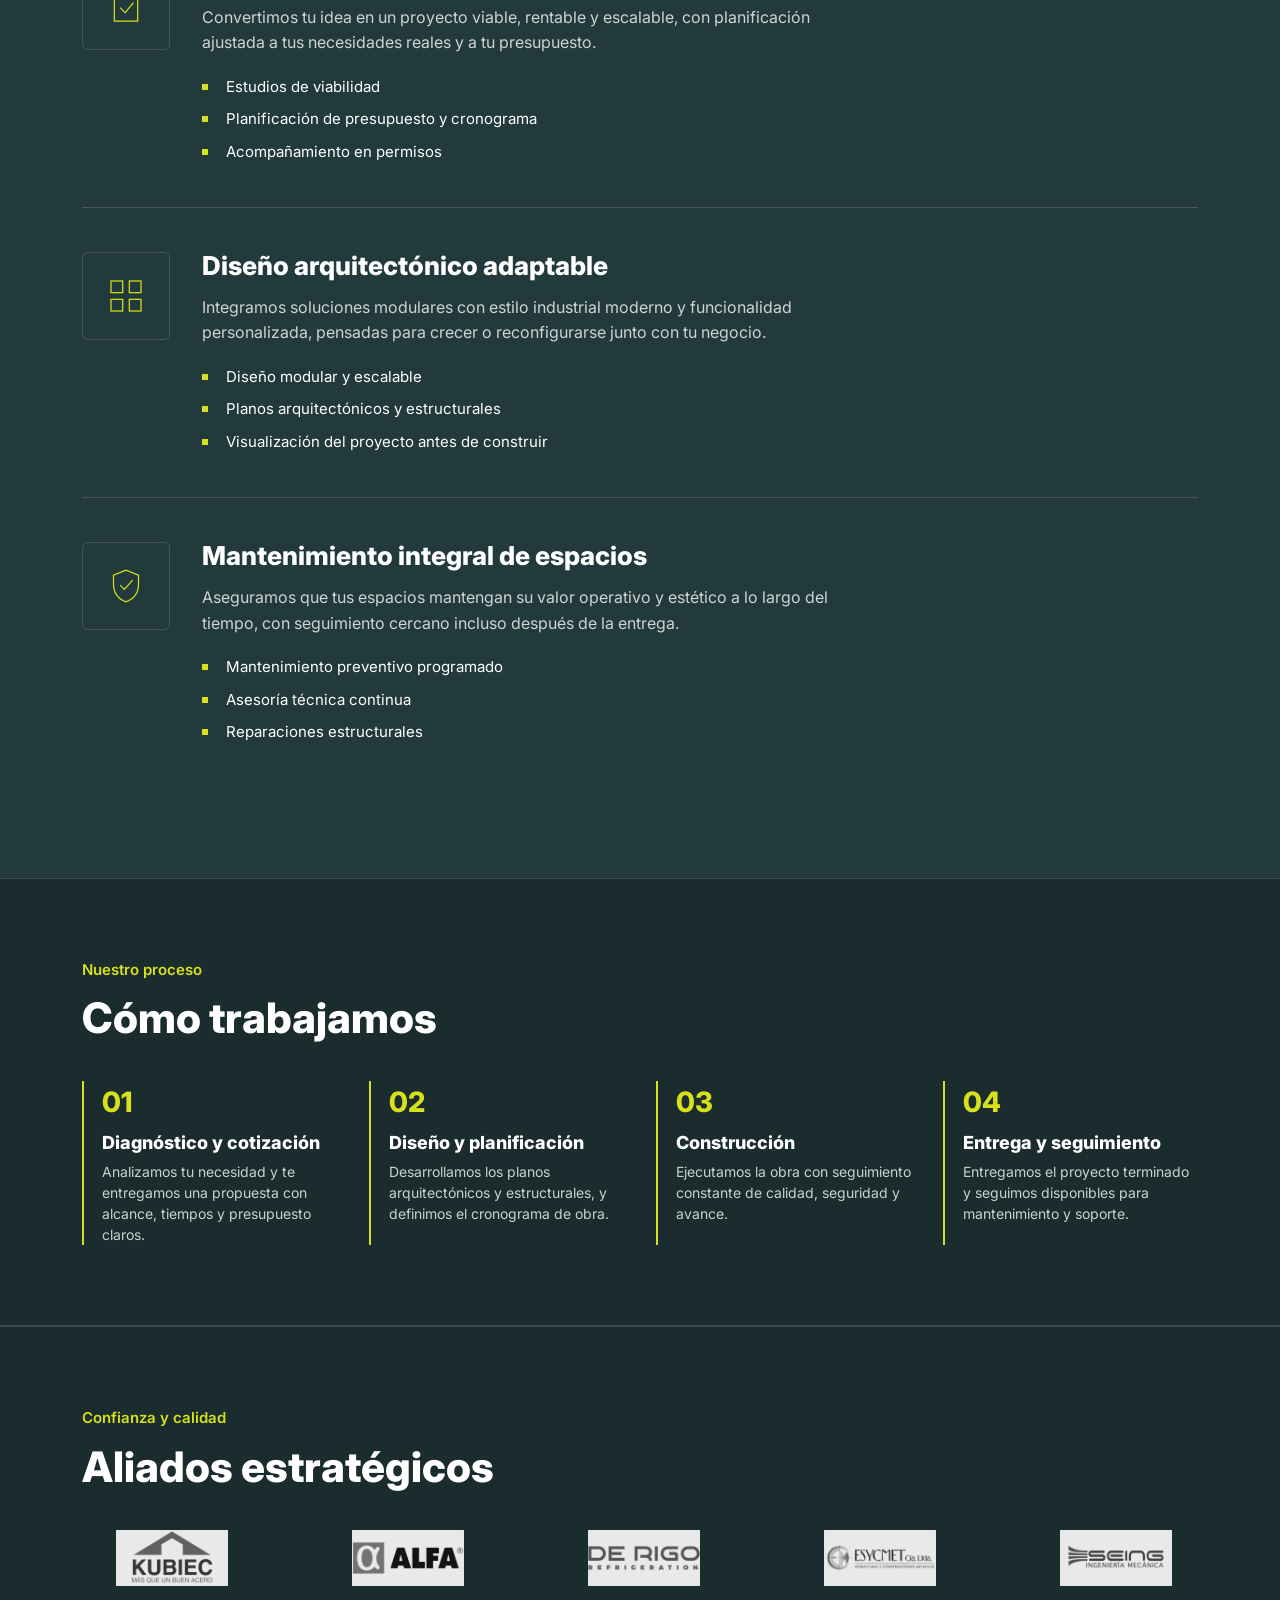
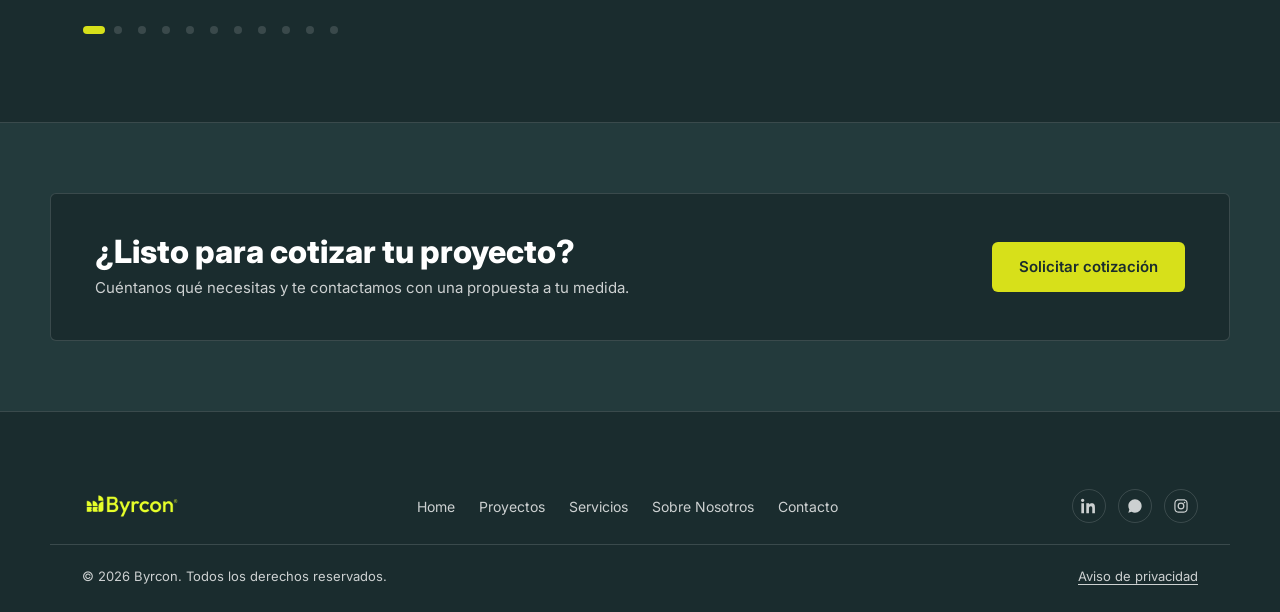
<file: pages/servicios.html>
<!DOCTYPE html>
<html lang="es">

<head>
  <meta charset="UTF-8">
  <meta name="viewport" content="width=device-width, initial-scale=1.0">
  <script>document.documentElement.classList.add('js')</script>
  <title>Servicios | Byrcon</title>
  <meta name="description"
    content="Diseño y construcción industrial, espacios comerciales, remodelación, consultoría estratégica y mantenimiento integral. Conoce los servicios de Byrcon.">
  <link rel="icon" type="image/png" href="../images/favicon.png">
  <meta property="og:type" content="website">
  <meta property="og:title" content="Servicios | Byrcon">
  <meta property="og:description" content="Diseño y construcción industrial, espacios comerciales, remodelación, consultoría estratégica y mantenimiento integral. Conoce los servicios de Byrcon.">
  <meta property="og:image" content="https://byrcon.com.ec/images/hero-bg.jpg">
  <meta property="og:url" content="https://byrcon.com.ec/pages/servicios.html">
  <link rel="canonical" href="https://byrcon.com.ec/pages/servicios.html">
  <link rel="preconnect" href="https://fonts.googleapis.com">
  <link rel="preconnect" href="https://fonts.gstatic.com" crossorigin>
  <link href="https://fonts.googleapis.com/css2?family=Inter:wght@400;500;600;700;800&display=swap" rel="stylesheet">
  <link rel="stylesheet" href="../css/base.css">
  <link rel="stylesheet" href="../css/servicios.css">
</head>

<body>

  <header class="site-header" id="siteHeader">
    <div class="header-top">
      <div class="container header-top-inner">
        <a class="logo" href="../index.html">
          <img src="../images/byrcon-logo-cropped.png" alt="Byrcon" class="logo-img">
        </a>
        <a class="partner-brand-link" href="https://ladonahacienda.com.ec/" target="_blank" rel="noopener noreferrer" aria-label="Visitar La Doña Hacienda (sitio externo, se abre en una pestaña nueva)">
          <img src="../images/dona-hacienda-logo.webp" alt="La Doña Hacienda" class="partner-brand-logo">
        </a>
      </div>
    </div>

    <div class="header-bottom">
      <div class="container header-row">
        <nav class="primary-nav" id="primaryNav">
          <ul>
            <li><a href="../index.html">Home</a></li>
            <li><a href="proyectos.html">Proyectos</a></li>
            <li><a href="servicios.html" class="active">Servicios</a></li>
            <li><a href="nosotros.html">Sobre Nosotros</a></li>
            <li><a href="../index.html#contacto">Contacto</a></li>
          </ul>
        </nav>

        <div class="header-right">
          <a class="social-icon" href="https://www.linkedin.com/company/byrcon/" aria-label="LinkedIn" target="_blank" rel="noopener noreferrer">
            <svg viewBox="0 0 24 24" fill="currentColor"><path d="M4.98 3.5C4.98 4.9 3.9 6 2.5 6S0 4.9 0 3.5 1.1 1 2.5 1s2.48 1.1 2.48 2.5zM.5 8h4V23h-4V8zM8.5 8h3.8v2.05h.05c.53-1 1.83-2.05 3.77-2.05 4.03 0 4.78 2.65 4.78 6.1V23h-4v-6.9c0-1.65-.03-3.77-2.3-3.77-2.3 0-2.65 1.8-2.65 3.65V23h-4V8z"/></svg>
          </a>
          <a href="../index.html#contacto" class="btn btn-accent">Contáctanos</a>
          <button class="menu-toggle" id="menuToggle" aria-label="Abrir menú" aria-expanded="false">
            <span></span><span></span><span></span>
          </button>
        </div>
      </div>
    </div>
  </header>

  <main>
    <section class="page-banner">
      <div class="container">
        <p class="section-eyebrow">Soluciones integrales</p>
        <h1>Servicios</h1>
        <p class="page-banner-lede">
          Desde el diseño hasta el mantenimiento post-entrega: acompañamos cada etapa de tu proyecto industrial
          o comercial, con más de 20 años de experiencia respaldando cada decisión.
        </p>
      </div>
    </section>

    <section class="service-detail-list">
      <div class="container">

        <div class="service-detail">
          <div class="service-detail-icon">
            <svg viewBox="0 0 48 48" fill="none" stroke="var(--accent)" stroke-width="1.5" aria-hidden="true">
              <path d="M4 40h40M6 40V22l18-10 18 10v18M6 22h36" />
            </svg>
          </div>
          <div class="service-detail-body">
            <h2>Diseño y construcción industrial</h2>
            <p>Desarrollamos galpones, bodegas y plantas productivas que cumplen normativas y se adaptan a tu operación,
              con estructuras metálicas dimensionadas para tu proceso productivo y tu crecimiento futuro.</p>
            <ul class="service-detail-list-items">
              <li>Galpones y naves industriales</li>
              <li>Plantas de producción</li>
              <li>Cumplimiento de normativa NEC</li>
            </ul>
          </div>
        </div>

        <div class="service-detail">
          <div class="service-detail-icon">
            <svg viewBox="0 0 48 48" fill="none" stroke="var(--accent)" stroke-width="1.5" aria-hidden="true">
              <path d="M6 42h36M8 42V18l2-10h28l2 10v24M18 42v-12h12v12" />
            </svg>
          </div>
          <div class="service-detail-body">
            <h2>Espacios comerciales funcionales</h2>
            <p>Creamos locales, plazas y oficinas que maximizan el atractivo para el consumidor y optimizan el flujo del
              negocio, cuidando cada detalle de la experiencia de quien visita el espacio.</p>
            <ul class="service-detail-list-items">
              <li>Locales comerciales y plazas</li>
              <li>Oficinas corporativas</li>
              <li>Diseño orientado a la experiencia del cliente</li>
            </ul>
          </div>
        </div>

        <div class="service-detail">
          <div class="service-detail-icon">
            <svg viewBox="0 0 48 48" fill="none" stroke="var(--accent)" stroke-width="1.5" aria-hidden="true">
              <rect x="6" y="6" width="24" height="24" />
              <rect x="18" y="18" width="24" height="24" />
            </svg>
          </div>
          <div class="service-detail-body">
            <h2>Remodelación y ampliación</h2>
            <p>Reimaginamos tus espacios existentes con soluciones modernas, eficientes y preparadas para el futuro, sin
              interrumpir más de lo necesario tu operación diaria.</p>
            <ul class="service-detail-list-items">
              <li>Ampliación de estructuras existentes</li>
              <li>Modernización de instalaciones</li>
              <li>Adaptación a nuevas normativas</li>
            </ul>
          </div>
        </div>

        <div class="service-detail">
          <div class="service-detail-icon">
            <svg viewBox="0 0 48 48" fill="none" stroke="var(--accent)" stroke-width="1.5" aria-hidden="true">
              <path d="M10 6h20l8 8v28H10z" />
              <path d="M30 6v8h8" />
              <path d="M17 26l6 6 10-12" />
            </svg>
          </div>
          <div class="service-detail-body">
            <h2>Consultoría y planificación estratégica</h2>
            <p>Convertimos tu idea en un proyecto viable, rentable y escalable, con planificación ajustada a tus
              necesidades reales y a tu presupuesto.</p>
            <ul class="service-detail-list-items">
              <li>Estudios de viabilidad</li>
              <li>Planificación de presupuesto y cronograma</li>
              <li>Acompañamiento en permisos</li>
            </ul>
          </div>
        </div>

        <div class="service-detail">
          <div class="service-detail-icon">
            <svg viewBox="0 0 48 48" fill="none" stroke="var(--accent)" stroke-width="1.5" aria-hidden="true">
              <rect x="6" y="6" width="14" height="14" />
              <rect x="28" y="6" width="14" height="14" />
              <rect x="6" y="28" width="14" height="14" />
              <rect x="28" y="28" width="14" height="14" />
            </svg>
          </div>
          <div class="service-detail-body">
            <h2>Diseño arquitectónico adaptable</h2>
            <p>Integramos soluciones modulares con estilo industrial moderno y funcionalidad personalizada, pensadas
              para crecer o reconfigurarse junto con tu negocio.</p>
            <ul class="service-detail-list-items">
              <li>Diseño modular y escalable</li>
              <li>Planos arquitectónicos y estructurales</li>
              <li>Visualización del proyecto antes de construir</li>
            </ul>
          </div>
        </div>

        <div class="service-detail">
          <div class="service-detail-icon">
            <svg viewBox="0 0 48 48" fill="none" stroke="var(--accent)" stroke-width="1.5" aria-hidden="true">
              <path d="M24 5 L9 11 V22 C9 33 16 40 24 43 C32 40 39 33 39 22 V11 Z" />
              <path d="M17 23l5 5 10-11" />
            </svg>
          </div>
          <div class="service-detail-body">
            <h2>Mantenimiento integral de espacios</h2>
            <p>Aseguramos que tus espacios mantengan su valor operativo y estético a lo largo del tiempo, con
              seguimiento cercano incluso después de la entrega.</p>
            <ul class="service-detail-list-items">
              <li>Mantenimiento preventivo programado</li>
              <li>Asesoría técnica continua</li>
              <li>Reparaciones estructurales</li>
            </ul>
          </div>
        </div>

      </div>
    </section>

    <section class="process reveal">
      <div class="container">
        <p class="section-eyebrow">Nuestro proceso</p>
        <h2>Cómo trabajamos</h2>
        <div class="process-grid">
          <div class="process-step">
            <span class="process-num">01</span>
            <h3>Diagnóstico y cotización</h3>
            <p>Analizamos tu necesidad y te entregamos una propuesta con alcance, tiempos y presupuesto claros.</p>
          </div>
          <div class="process-step">
            <span class="process-num">02</span>
            <h3>Diseño y planificación</h3>
            <p>Desarrollamos los planos arquitectónicos y estructurales, y definimos el cronograma de obra.</p>
          </div>
          <div class="process-step">
            <span class="process-num">03</span>
            <h3>Construcción</h3>
            <p>Ejecutamos la obra con seguimiento constante de calidad, seguridad y avance.</p>
          </div>
          <div class="process-step">
            <span class="process-num">04</span>
            <h3>Entrega y seguimiento</h3>
            <p>Entregamos el proyecto terminado y seguimos disponibles para mantenimiento y soporte.</p>
          </div>
        </div>
      </div>
    </section>

    <section class="partners reveal">
      <div class="container">
        <p class="section-eyebrow">Confianza y calidad</p>
        <h2>Aliados estratégicos</h2>

        <div class="partners-slider" id="partnersSlider">
          <div class="partners-viewport">
            <div class="partners-strip" id="partnersStrip">
              <div class="partners-item"><img src="../images/logos-aliados/kubiec.png" alt="Kubiec" loading="lazy"></div>
              <div class="partners-item"><img src="../images/logos-aliados/alfa.png" alt="Alfa" loading="lazy"></div>
              <div class="partners-item"><img src="../images/logos-aliados/de-rigo.png" alt="De Rigo" loading="lazy"></div>
              <div class="partners-item"><img src="../images/logos-aliados/esycmet.png" alt="Esycmet" loading="lazy"></div>
              <div class="partners-item"><img src="../images/logos-aliados/seing.png" alt="Seing" loading="lazy"></div>
              <div class="partners-item"><img src="../images/logos-aliados/arneg.png" alt="arneg" loading="lazy"></div>
              <div class="partners-item"><img src="../images/logos-aliados/novacero.png" alt="Novacero" loading="lazy"></div>
              <div class="partners-item"><img src="../images/logos-aliados/ie-ingenieria.png" alt="IE Ingeniería" loading="lazy"></div>
              <div class="partners-item"><img src="../images/logos-aliados/duquematriz.png" alt="Duquematriz" loading="lazy"></div>
              <div class="partners-item"><img src="../images/logos-aliados/opm.png" alt="OPM" loading="lazy"></div>
              <div class="partners-item"><img src="../images/logos-aliados/grupo-pasquel.png" alt="Grupo Pasquel" loading="lazy"></div>
              <div class="partners-item" aria-hidden="true"><img src="../images/logos-aliados/kubiec.png" alt="" loading="lazy"></div>
              <div class="partners-item" aria-hidden="true"><img src="../images/logos-aliados/alfa.png" alt="" loading="lazy"></div>
              <div class="partners-item" aria-hidden="true"><img src="../images/logos-aliados/de-rigo.png" alt="" loading="lazy"></div>
            </div>
          </div>
          <div class="partners-dots" id="partnersDots"></div>
        </div>
      </div>
    </section>

    <section class="cta-band reveal">
      <div class="container cta-band-inner">
        <div>
          <h2>¿Listo para cotizar tu proyecto?</h2>
          <p>Cuéntanos qué necesitas y te contactamos con una propuesta a tu medida.</p>
        </div>
        <a href="../index.html#contacto" class="btn btn-accent">Solicitar cotización</a>
      </div>
    </section>
  </main>

  <footer class="site-footer">
    <div class="container footer-top">
      <a class="logo" href="../index.html">
        <img src="../images/byrcon-logo.png" alt="Byrcon" class="logo-img" loading="lazy">
      </a>

      <nav class="footer-nav">
        <ul>
          <li><a href="../index.html">Home</a></li>
          <li><a href="proyectos.html">Proyectos</a></li>
          <li><a href="servicios.html">Servicios</a></li>
          <li><a href="nosotros.html">Sobre Nosotros</a></li>
          <li><a href="../index.html#contacto">Contacto</a></li>
        </ul>
      </nav>

      <div class="footer-social">
        <a class="social-icon" href="https://www.linkedin.com/company/byrcon/" aria-label="LinkedIn" target="_blank"
          rel="noopener">
          <svg viewBox="0 0 24 24" fill="currentColor">
            <path
              d="M4.98 3.5C4.98 4.9 3.9 6 2.5 6S0 4.9 0 3.5 1.1 1 2.5 1s2.48 1.1 2.48 2.5zM.5 8h4V23h-4V8zM8.5 8h3.8v2.05h.05c.53-1 1.83-2.05 3.77-2.05 4.03 0 4.78 2.65 4.78 6.1V23h-4v-6.9c0-1.65-.03-3.77-2.3-3.77-2.3 0-2.65 1.8-2.65 3.65V23h-4V8z" />
          </svg>
        </a>
        <a class="social-icon" href="#" aria-label="WhatsApp" target="_blank" rel="noopener">
          <svg viewBox="0 0 24 24" fill="currentColor">
            <path
              d="M17.5 14.4c-.3-.1-1.7-.9-2-1-.3-.1-.5-.1-.7.1-.2.3-.8 1-.9 1.2-.2.2-.3.2-.6.1-.3-.1-1.3-.5-2.4-1.5-.9-.8-1.5-1.8-1.7-2.1-.2-.3 0-.5.1-.6.1-.1.3-.3.4-.5.1-.1.2-.3.3-.4.1-.2 0-.4 0-.5C10 9 9.5 7.8 9.3 7.3c-.2-.5-.4-.4-.5-.4h-.5c-.2 0-.5.1-.7.3-.3.3-1 1-1 2.4s1 2.8 1.2 3c.1.2 2 3.1 4.9 4.3.7.3 1.2.5 1.6.6.7.2 1.3.2 1.8.1.5-.1 1.7-.7 1.9-1.4.2-.7.2-1.2.2-1.4-.1-.1-.3-.2-.6-.4zM12 2C6.5 2 2 6.5 2 12c0 1.9.5 3.6 1.5 5.2L2 22l4.9-1.3C8.4 21.5 10.1 22 12 22c5.5 0 10-4.5 10-10S17.5 2 12 2z" />
          </svg>
        </a>
        <a class="social-icon" href="https://www.instagram.com/byrconstruye/" aria-label="Instagram" target="_blank" rel="noopener noreferrer">
          <svg viewBox="0 0 24 24" fill="currentColor"><path d="M12 2c2.717 0 3.056.01 4.122.06 1.065.05 1.79.217 2.428.465.66.254 1.216.598 1.772 1.153a4.908 4.908 0 011.153 1.772c.247.637.415 1.363.465 2.428.047 1.066.06 1.405.06 4.122 0 2.717-.01 3.056-.06 4.122-.05 1.065-.218 1.79-.465 2.428a4.883 4.883 0 01-1.153 1.772 4.915 4.915 0 01-1.772 1.153c-.637.247-1.363.415-2.428.465-1.066.047-1.405.06-4.122.06-2.717 0-3.056-.01-4.122-.06-1.065-.05-1.79-.218-2.428-.465a4.89 4.89 0 01-1.772-1.153 4.904 4.904 0 01-1.153-1.772c-.248-.637-.415-1.363-.465-2.428C2.013 15.056 2 14.717 2 12c0-2.717.01-3.056.06-4.122.05-1.066.217-1.79.465-2.428a4.88 4.88 0 011.153-1.772A4.897 4.897 0 015.45 2.525c.638-.248 1.362-.415 2.428-.465C8.944 2.013 9.283 2 12 2zm0 1.802c-2.67 0-2.986.01-4.04.059-.976.045-1.505.207-1.858.344-.466.181-.8.398-1.15.748-.35.35-.566.683-.747 1.15-.137.352-.3.882-.344 1.857-.048 1.055-.058 1.37-.058 4.04 0 2.67.01 2.986.058 4.04.045.977.207 1.505.344 1.858.181.466.397.8.748 1.15.35.35.683.566 1.15.747.352.137.882.3 1.857.344 1.054.048 1.37.058 4.04.058 2.67 0 2.987-.01 4.04-.058.977-.045 1.505-.207 1.858-.344.466-.181.8-.398 1.15-.748.35-.35.566-.683.747-1.15.137-.352.3-.882.344-1.857.048-1.055.058-1.37.058-4.04 0-2.67-.01-2.986-.058-4.04-.045-.977-.207-1.505-.344-1.858a3.09 3.09 0 00-.748-1.15 3.09 3.09 0 00-1.15-.747c-.352-.137-.882-.3-1.857-.344-1.054-.048-1.37-.058-4.04-.058zM12 6.865a5.135 5.135 0 100 10.27 5.135 5.135 0 000-10.27zm0 8.468a3.333 3.333 0 110-6.666 3.333 3.333 0 010 6.666zm6.538-8.671a1.2 1.2 0 11-2.4 0 1.2 1.2 0 012.4 0z"/></svg>
        </a>
      </div>
    </div>

    <div class="container footer-bottom">
      <span>© 2026 Byrcon. Todos los derechos reservados.</span>
      <a href="privacidad.html">Aviso de privacidad</a>
    </div>
  </footer>

  <script src="../js/base.js"></script>
</body>

</html>
</file>
<file: css/base.css>
/* =========================================================
   BYRCON — base (compartido por TODAS las páginas)
   Variables al inicio: si tienes el manual de marca con hex
   exactos, solo hay que cambiarlos aquí y todo el sitio se
   actualiza.
   Carga siempre PRIMERO, antes del CSS propio de cada página.
   ========================================================= */

:root{
  /* -- Marca (aproximados, ajustar con manual real) -- */
  --bg-dark:#233A3C;         /* fondo oscuro principal */
  --bg-dark-deep:#1A2C2E;    /* variante más oscura, para header/footer */
  --accent:#D7E01A;          /* verde lima, botones y acentos */
  --accent-ink:#1A2C2E;      /* texto sobre el acento (oscuro, no blanco) */
  --white:#FFFFFF;
  --text-muted:rgba(255,255,255,0.78);
  --border-soft:rgba(255,255,255,0.14);

  --radius:6px;
  --maxw:1180px;
  --font:'Inter', sans-serif;
}

*,*::before,*::after{box-sizing:border-box;}
html{scroll-behavior:smooth;scroll-padding-top:80px;}
body{
  margin:0;
  font-family:var(--font);
  background:var(--bg-dark);
  color:var(--white);
  line-height:1.5;
  -webkit-font-smoothing:antialiased;
}
h1,h2,h3{margin:0;font-weight:800;line-height:1.1;}
p{margin:0;}
a{color:inherit;text-decoration:none;}
ul{list-style:none;margin:0;padding:0;}
img{display:block;max-width:100%;}
button{font-family:inherit;cursor:pointer;}
*:focus-visible{outline:2px solid var(--accent);outline-offset:3px;}

.container{max-width:var(--maxw);margin:0 auto;padding:0 32px;}
@media (max-width:640px){.container{padding:0 20px;}}

/* -------- Botones -------- */
.btn{
  display:inline-flex;align-items:center;gap:8px;
  padding:13px 26px;
  font-size:15px;font-weight:600;
  border-radius:var(--radius);
  border:1px solid transparent;
  transition:background 0.15s ease, color 0.15s ease, border-color 0.15s ease;
  white-space:nowrap;
}
.btn-accent{background:var(--accent);color:var(--accent-ink);}
.btn-accent:hover{background:var(--white);}
.btn-outline{background:transparent;color:var(--white);border-color:var(--border-soft);}
.btn-outline:hover{border-color:var(--white);}

/* -------- Header -------- */
/* Dos filas: arriba logos (se van con el scroll), abajo nav + CTA (queda pegada).
   El sticky va en .site-header con top negativo = alto de .header-top: así la fila
   de logos sale de pantalla y la de nav se queda. (Un sticky en .header-bottom no
   funcionaría: quedaría atrapado dentro del <header>, que termina justo debajo.)
   Si cambias el alto de la fila de logos, cambia solo --header-top-h. */
.site-header{
  --header-top-h:101px;
  position:sticky;top:calc(-1 * var(--header-top-h));z-index:50;
}
.header-top{
  height:var(--header-top-h);
  display:flex;align-items:center;
  border-bottom:1px solid rgba(255,255,255,0.12);
}
.header-top-inner{
  flex:1;
  display:flex;align-items:center;justify-content:space-between;
}
.header-top .logo-img{height:42px;width:auto;}

.header-bottom{
  position:relative;
  background:rgba(26,44,46,0.5);
  backdrop-filter:blur(12px);
  -webkit-backdrop-filter:blur(12px);
  border-bottom:1px solid rgba(255,255,255,0.08);
}
.header-row{
  display:flex;align-items:center;justify-content:space-between;
  padding:14px 0;
}

.logo{display:flex;align-items:center;gap:10px;}
.logo-img{height:34px;width:auto;}

.partner-brand-link{display:flex;align-items:center;flex-shrink:0;}
.partner-brand-logo{
  height:52px;width:auto;
  opacity:0.75;
  transition:opacity 0.2s ease;
}
.partner-brand-link:hover .partner-brand-logo{opacity:1;}

.primary-nav ul{display:flex;gap:34px;}
.primary-nav a{
  font-size:15px;font-weight:500;color:var(--white);
  padding-bottom:4px;border-bottom:2px solid transparent;
  transition:border-color 0.15s ease, color 0.15s ease;
}
.primary-nav a:hover,.primary-nav a.active{
  border-bottom-color:var(--accent);color:var(--accent);
}

.header-right{display:flex;align-items:center;gap:20px;}
.menu-toggle{display:none;background:none;border:none;padding:10px;flex-direction:column;gap:5px;}
.menu-toggle span{width:24px;height:2px;background:var(--white);display:block;}

@media (max-width:900px){
  .site-header{--header-top-h:77px;}
  .header-top .logo-img{height:32px;}
  .partner-brand-link{display:none;}
  .header-right .social-icon{display:none;}

  .primary-nav{
    position:absolute;left:0;right:0;top:100%;
    background:var(--bg-dark-deep);border-bottom:1px solid var(--border-soft);
    max-height:0;overflow:hidden;transition:max-height 0.25s ease;
  }
  .primary-nav.open{max-height:320px;}
  .primary-nav ul{flex-direction:column;gap:0;padding:8px 32px 20px;}
  .primary-nav a{display:block;padding:12px 0;border-bottom:1px solid var(--border-soft);}
  .menu-toggle{display:flex;}
  .header-right{margin-left:auto;} /* la nav pasa a absolute: sin esto el CTA queda a la izquierda */
  .header-right .btn{padding:10px 18px;font-size:14px;}
}

/* -------- Utilidad: revelar al hacer scroll (se reutiliza en toda la web) -------- */
.js .reveal{opacity:0;transform:translateY(20px);transition:opacity 0.6s ease, transform 0.6s ease;}
.js .reveal.is-visible{opacity:1;transform:none;}

@media (prefers-reduced-motion:reduce){
  .reveal{opacity:1 !important;transform:none !important;transition:none !important;}
}

/* -------- Secciones genéricas -------- */
.section-eyebrow{color:var(--accent);font-weight:600;font-size:15px;margin-bottom:14px;}
.section-lede{color:var(--text-muted);font-size:16px;max-width:52ch;margin-bottom:28px;}

/* -------- Footer -------- */
.site-footer{
  border-top:1px solid var(--border-soft);
  background:var(--bg-dark-deep);
  padding:44px 0 26px;
}
.footer-top{
  display:flex;justify-content:space-between;align-items:center;
  flex-wrap:wrap;gap:24px;
  height:60px;
  overflow:visible;
  margin-bottom:28px;
}
.site-footer .logo-img{height:100px;}
.footer-nav ul{display:flex;gap:24px;flex-wrap:wrap;}
.footer-nav a{font-size:14px;color:var(--text-muted);transition:color 0.15s ease;}
.footer-nav a:hover{color:var(--white);}

.footer-social{display:flex;gap:12px;}
.social-icon{
  width:34px;height:34px;border-radius:50%;
  border:1px solid var(--border-soft);
  display:flex;align-items:center;justify-content:center;
  color:var(--text-muted);
  transition:border-color 0.15s ease, color 0.15s ease;
}
.social-icon svg{width:16px;height:16px;}
.social-icon:hover{border-color:var(--accent);color:var(--accent);}

.footer-bottom{
  display:flex;justify-content:space-between;flex-wrap:wrap;gap:10px;
  padding-top:22px;border-top:1px solid var(--border-soft);
  font-size:13px;color:var(--text-muted);
}
.footer-bottom a{color:var(--text-muted);text-decoration:underline;text-underline-offset:3px;}
.footer-bottom a:hover{color:var(--white);}

@media (max-width:640px){
  .footer-top{flex-direction:column;align-items:flex-start;height:auto;}
}

/* -------- Página interior: banner -------- */
.page-banner{
  padding:120px 0 60px;
  background:var(--bg-dark-deep);
  border-bottom:1px solid var(--border-soft);
}
.page-banner h1{font-size:clamp(36px,5vw,54px);margin:14px 0 16px;}
.page-banner-lede{color:var(--text-muted);font-size:17px;max-width:60ch;}

/* -------- Banda de CTA (páginas interiores) -------- */
.cta-band{padding:70px 0;}
.cta-band-inner{
  display:flex;justify-content:space-between;align-items:center;flex-wrap:wrap;gap:24px;
  border:1px solid var(--border-soft);border-radius:var(--radius);
  padding:40px 44px;background:var(--bg-dark-deep);
}
.cta-band-inner h2{font-size:clamp(24px,3vw,32px);margin-bottom:8px;}
.cta-band-inner p{color:var(--text-muted);font-size:15px;}

/* -------- Tarjetas de proyecto (reutilizado en Home y en proyectos.html) -------- */
.project-grid{display:grid;grid-template-columns:repeat(2,1fr);gap:24px;}

.project-card{
  display:block;border:1px solid var(--border-soft);border-radius:var(--radius);overflow:hidden;
  background:var(--bg-dark-deep);
  transition:transform 0.2s ease, border-color 0.2s ease, box-shadow 0.2s ease;
}
.project-card:hover{
  transform:translateY(-4px);
  border-color:var(--accent);
  box-shadow:0 16px 32px rgba(0,0,0,0.28);
}

.project-visual{
  position:relative;aspect-ratio:16/10;
  display:flex;align-items:center;justify-content:center;
  background:
    repeating-linear-gradient(135deg, rgba(255,255,255,0.03) 0 2px, transparent 2px 14px),
    var(--bg-dark);
}
.project-visual svg{width:88px;height:88px;opacity:0.85;}
.project-visual img{width:100%;height:100%;object-fit:cover;}
.project-pending{
  position:absolute;bottom:12px;left:12px;
  font-size:11px;color:var(--text-muted);
  border:1px solid var(--border-soft);
  padding:4px 9px;border-radius:var(--radius);
  background:rgba(26,44,46,0.7);
}

.project-info{padding:20px 22px 22px;}
.project-info h3{font-size:19px;font-weight:700;margin-bottom:4px;}
.project-info p{font-size:14px;color:var(--text-muted);}

@media (max-width:700px){
  .project-grid{grid-template-columns:1fr;}
}

/* -------- Cifras (reutilizado en Home y Nosotros) -------- */
.stats{
  background:var(--bg-dark-deep);
  border-top:1px solid var(--border-soft);
  border-bottom:1px solid var(--border-soft);
  padding:56px 0;
}
.stats-caption{color:var(--text-muted);font-size:14px;margin-bottom:28px;}
.stats-grid{
  display:grid;grid-template-columns:repeat(4,1fr);gap:1px;
  background:var(--border-soft);
}
.stat-card{
  background:var(--bg-dark-deep);
  padding:0 24px 4px;
}
.stat-card:first-child{padding-left:0;}
.stat-num{
  font-size:clamp(34px,4vw,46px);font-weight:800;color:var(--accent);
  font-variant-numeric:tabular-nums;
}
.stat-label{font-size:14px;color:var(--text-muted);margin-top:6px;max-width:24ch;}

@media (max-width:760px){
  .stats-grid{grid-template-columns:1fr 1fr;row-gap:28px;}
  .stat-card{padding-left:20px;}
  .stat-card:nth-child(odd){padding-left:0;}
}

/* -------- Aliados estratégicos (reutilizado en Servicios y Nosotros) -------- */
.partners{
  padding:80px 0;
  background:var(--bg-dark-deep);
  border-top:1px solid var(--border-soft);
  border-bottom:1px solid var(--border-soft);
}
.partners h2{font-size:clamp(28px,3.4vw,42px);margin:14px 0 40px;}

.partners-slider{touch-action:pan-y;cursor:grab;user-select:none;}
.partners-slider.is-dragging{cursor:grabbing;}

.partners-viewport{overflow:hidden;}
.partners-strip{display:flex;align-items:center;gap:56px;transition:transform 0.5s ease;}
.partners-item{flex:0 0 180px;height:56px;display:flex;align-items:center;justify-content:center;}
.partners-item img{
  max-height:100%;max-width:100%;object-fit:contain;
  filter:grayscale(1);
  opacity:0.9;
  transition:opacity 0.2s ease;
  -webkit-user-drag:none;pointer-events:none;
}
.partners-item:hover img{opacity:1;}

.partners-dots{display:flex;flex-wrap:wrap;gap:0;margin-top:32px;}
.partners-dot{
  width:24px;height:24px;padding:0;background:none;border:none;
  display:flex;align-items:center;justify-content:center;
  position:relative;
}
.partners-dot::before{
  content:"";width:8px;height:8px;border-radius:50%;
  background:var(--border-soft);
  transition:background 0.15s ease, width 0.15s ease;
}
.partners-dot.is-active::before{background:var(--accent);width:22px;border-radius:4px;}

@media (max-width:640px){
  .partners-strip{gap:36px;}
  .partners-item{flex-basis:130px;height:44px;}
}

/* -------- Utilidad: solo lectores de pantalla (oculta visualmente, mantiene accesible) -------- */
.sr-only{
  position:absolute;width:1px;height:1px;padding:0;margin:-1px;
  overflow:hidden;clip:rect(0,0,0,0);white-space:nowrap;border:0;
}
</file>
<file: css/home.css>
/* =========================================================
   BYRCON — index.html (estilos propios del Home)
   Cargar SIEMPRE después de base.css.
   ========================================================= */

/* -------- Hero -------- */
.hero{
  position:relative;
  padding:130px 0 110px;
  background:
    linear-gradient(100deg, rgba(26,44,46,0.94) 0%, rgba(26,44,46,0.8) 38%, rgba(26,44,46,0.4) 75%, rgba(26,44,46,0.15) 100%),
    url('../images/hero-bg.jpg') center/cover no-repeat;
}
.hero-inner{
  max-width:640px;
  opacity:0;transform:translateY(16px);
  animation:hero-reveal 0.7s 0.1s ease forwards;
}
.hero-eyebrow{color:var(--accent);font-weight:600;font-size:15px;margin-bottom:14px;}
.hero h1{font-size:clamp(38px,5.5vw,60px);margin-bottom:22px;}
.hero-lede{font-size:17px;color:var(--text-muted);max-width:58ch;margin-bottom:32px;}
.hero-ctas{display:flex;gap:14px;flex-wrap:wrap;}

@keyframes hero-reveal{to{opacity:1;transform:translateY(0);}}
@media (prefers-reduced-motion:reduce){
  .hero-inner{animation:none !important;opacity:1 !important;transform:none !important;}
}

@media (max-width:640px){
  .hero{
    padding:90px 0 70px;
    background:
      linear-gradient(180deg, rgba(26,44,46,0.92) 0%, rgba(26,44,46,0.86) 60%, rgba(26,44,46,0.7) 100%),
      url('../images/hero-bg.jpg') center/cover no-repeat;
  }
}

/* -------- "20 años construyendo confianza" -------- */
.trust{padding:80px 0;}
.trust-grid{display:grid;grid-template-columns:1fr 0.85fr;gap:56px;align-items:center;}
.trust h2{font-size:clamp(28px,3.4vw,42px);margin-bottom:16px;}

.growth-chart{border:1px solid var(--border-soft);background:var(--bg-dark-deep);padding:24px;border-radius:var(--radius);}
.chart-caption{font-size:13px;color:var(--text-muted);margin-bottom:14px;}
.bar{
  fill:var(--white);opacity:0.35;
  transform-box:fill-box;transform-origin:bottom;
  transform:scaleY(0);
  transition:transform 0.6s ease;
  transition-delay:calc(var(--d) * 0.08s);
}
.bar-accent{fill:var(--accent);opacity:1;}
.reveal.is-visible .bar{transform:scaleY(1);}
.chart-years{display:flex;justify-content:space-between;margin-top:8px;font-size:12px;color:var(--text-muted);}

@media (max-width:860px){
  .trust-grid{grid-template-columns:1fr;}
  .growth-chart{order:-1;}
}

@media (prefers-reduced-motion:reduce){
  .bar{transform:scaleY(1) !important;transition:none !important;}
}

/* -------- Servicios (selector interactivo del Home) -------- */
.services{padding:80px 0;}
.services h2{font-size:clamp(28px,3.4vw,42px);margin:16px 0 40px;max-width:22ch;}

.service-switcher{
  display:grid;grid-template-columns:0.85fr 1.15fr;
  border:1px solid var(--border-soft);border-radius:var(--radius);overflow:hidden;
}
.service-list{border-right:1px solid var(--border-soft);}
.service-item{
  display:block;width:100%;text-align:left;
  background:none;border:none;border-left:3px solid transparent;
  color:var(--text-muted);font-size:16px;font-weight:500;
  padding:18px 22px;
  border-bottom:1px solid var(--border-soft);
  transition:background 0.15s ease, color 0.15s ease, border-color 0.15s ease;
}
.service-list li:last-child .service-item{border-bottom:none;}
.service-item:hover{color:var(--white);background:rgba(255,255,255,0.03);}
.service-item.is-active{color:var(--accent);border-left-color:var(--accent);background:rgba(215,224,26,0.06);font-weight:600;}

.service-panel{padding:40px;background:var(--bg-dark-deep);}
.service-panel svg{width:44px;height:44px;margin-bottom:20px;transition:opacity 0.15s ease;}
.service-panel-desc{font-size:17px;color:var(--white);line-height:1.6;max-width:46ch;margin-bottom:28px;min-height:84px;transition:opacity 0.15s ease;}

@media (max-width:760px){
  .service-switcher{grid-template-columns:1fr;}
  .service-list{border-right:none;}
  .service-panel{padding:28px 22px;}
}

/* -------- Comprometidos / prácticas -------- */
.commit{
  padding:80px 0;
  background:var(--bg-dark-deep);
  border-top:1px solid var(--border-soft);
  border-bottom:1px solid var(--border-soft);
}
.commit h2{font-size:clamp(28px,3.6vw,44px);margin:14px 0 18px;max-width:22ch;}
.commit-lede{margin-bottom:28px;}

.practice-strip{
  display:flex;flex-wrap:wrap;
  margin-top:48px;
  border-top:1px solid var(--border-soft);
}
.practice{
  display:flex;align-items:center;gap:14px;
  flex:1 1 240px;
  padding:22px 24px 22px 0;
  border-right:1px solid var(--border-soft);
}
.practice:last-child{border-right:none;}
.practice svg{width:30px;height:30px;flex-shrink:0;}
.practice span{font-size:15px;font-weight:600;color:var(--white);}

@media (max-width:760px){
  .practice{flex:1 1 100%;border-right:none;border-bottom:1px solid var(--border-soft);padding:18px 0;}
  .practice:last-child{border-bottom:none;}
}

/* -------- Proyectos destacados (sección del Home) -------- */
.projects{padding:80px 0;}
.projects-head{
  display:flex;justify-content:space-between;align-items:flex-end;flex-wrap:wrap;gap:20px;
  margin-bottom:36px;
}
.projects-head h2{font-size:clamp(28px,3.4vw,42px);margin-top:14px;}

/* -------- Testimonios -------- */
.testimonials{padding:80px 0;}
.testimonials h2{font-size:clamp(28px,3.4vw,42px);margin:14px 0 40px;}

.testi-slider{
  position:relative;
  border:1px solid var(--border-soft);border-radius:var(--radius);
  background:var(--bg-dark-deep);
  padding:56px 48px 32px;
  max-width:820px;
}
.testi-mark{
  position:absolute;top:8px;left:32px;
  font-size:80px;line-height:1;color:var(--accent);opacity:0.25;
  font-family:Georgia, serif;
}
.testi-track{display:grid;}
.testi-slide{
  grid-column:1;grid-row:1;
  opacity:0;pointer-events:none;
  transition:opacity 0.4s ease;
}
.testi-slide.is-active{opacity:1;pointer-events:auto;}
.testi-slide p{font-size:19px;line-height:1.6;color:var(--white);margin-bottom:28px;}
.testi-slide footer{display:flex;align-items:center;gap:14px;}
.testi-avatar{
  width:44px;height:44px;border-radius:50%;
  display:flex;align-items:center;justify-content:center;
  background:rgba(215,224,26,0.14);color:var(--accent);
  font-weight:700;font-size:15px;flex-shrink:0;
}
.testi-slide cite{font-style:normal;font-weight:700;display:block;}
.testi-role{font-size:13px;color:var(--text-muted);}

.testi-controls{
  display:flex;align-items:center;justify-content:space-between;
  margin-top:32px;padding-top:24px;border-top:1px solid var(--border-soft);
}
.testi-arrow{
  width:38px;height:38px;border-radius:50%;
  border:1px solid var(--border-soft);background:none;color:var(--white);
  display:flex;align-items:center;justify-content:center;font-size:16px;
  transition:border-color 0.15s ease, color 0.15s ease;
}
.testi-arrow:hover{border-color:var(--accent);color:var(--accent);}
.testi-dots{display:flex;gap:0;}
.testi-dot{
  width:24px;height:24px;padding:0;background:none;border:none;
  display:flex;align-items:center;justify-content:center;
  position:relative;
}
.testi-dot::before{
  content:"";width:8px;height:8px;border-radius:50%;
  background:var(--border-soft);
  transition:background 0.15s ease, width 0.15s ease;
}
.testi-dot.is-active::before{background:var(--accent);width:22px;border-radius:4px;}

@media (max-width:640px){
  .testi-slider{padding:44px 24px 24px;}
  .testi-slide p{font-size:17px;}
}

@media (prefers-reduced-motion:reduce){
  .testi-slide{transition:none;}
}

/* -------- Contacto -------- */
.contact{padding:80px 0;}
.contact-grid{
  display:grid;grid-template-columns:0.85fr 1.15fr;gap:56px;
  border:1px solid var(--border-soft);border-radius:var(--radius);
  padding:48px;background:var(--bg-dark-deep);
}
.contact-intro h2{font-size:clamp(26px,3.2vw,38px);margin:14px 0 16px;}
.contact-points{margin-top:28px;display:flex;flex-direction:column;gap:14px;}
.contact-points li{
  position:relative;padding-left:26px;font-size:15px;color:var(--text-muted);
}
.contact-points li::before{
  content:"";position:absolute;left:0;top:7px;width:14px;height:14px;
  border:1.5px solid var(--accent);border-radius:50%;
}
.contact-points li::after{
  content:"";position:absolute;left:5px;top:11px;width:4px;height:4px;
  background:var(--accent);border-radius:50%;
}

.contact-form{display:flex;flex-direction:column;gap:22px;}
.form-row{display:grid;grid-template-columns:1fr 1fr;gap:22px;}
.field{display:flex;flex-direction:column;gap:8px;}
.field label{font-size:13px;color:var(--text-muted);}
.field input,.field textarea{
  border:none;border-bottom:1px solid var(--border-soft);
  background:transparent;color:var(--white);
  padding:10px 2px;font-size:16px;font-family:inherit;resize:vertical;
}
.field input:focus,.field textarea:focus{border-bottom-color:var(--accent);outline:none;}
.form-submit{align-self:flex-start;margin-top:4px;}

@media (max-width:860px){
  .contact-grid{grid-template-columns:1fr;padding:32px 24px;gap:32px;}
}
@media (max-width:520px){
  .form-row{grid-template-columns:1fr;}
}

/* -------- FAQ -------- */
.faq{padding:80px 0;}
.faq h2{font-size:clamp(28px,3.4vw,42px);margin:14px 0 40px;}
.faq-list{max-width:820px;border-top:1px solid var(--border-soft);}
.faq-item{border-bottom:1px solid var(--border-soft);}
.faq-q{
  width:100%;background:none;border:none;text-align:left;
  display:flex;justify-content:space-between;align-items:center;gap:20px;
  padding:22px 0;font-size:17px;font-weight:600;color:var(--white);
}
.faq-ind{width:16px;height:16px;position:relative;flex-shrink:0;}
.faq-ind::before,.faq-ind::after{content:"";position:absolute;background:var(--accent);}
.faq-ind::before{width:16px;height:2px;top:7px;left:0;}
.faq-ind::after{width:2px;height:16px;top:0;left:7px;transition:transform 0.2s ease;}
.faq-item.is-open .faq-ind::after{transform:scaleY(0);}
.faq-a{max-height:0;overflow:hidden;transition:max-height 0.25s ease;}
.faq-a p{color:var(--text-muted);padding-bottom:22px;max-width:70ch;line-height:1.6;}

@media (prefers-reduced-motion:reduce){
  .faq-a{transition:none;}
}
</file>
<file: css/nosotros.css>
/* =========================================================
   BYRCON — estilos específicos de nosotros.html
   Requiere css/base.css cargado antes que este archivo.
   ========================================================= */

/* -------- Intro + features -------- */
.nosotros-intro{padding:130px 0 80px;}
.nosotros-intro-grid{display:grid;grid-template-columns:1fr 1fr;gap:56px;align-items:start;}
.nosotros-intro h1{font-size:clamp(32px,4vw,46px);margin:14px 0 22px;line-height:1.15;}
.nosotros-intro-p{color:var(--text-muted);font-size:16px;line-height:1.7;margin-bottom:20px;max-width:56ch;}

.nosotros-features{display:flex;flex-direction:column;gap:32px;}
.nosotros-feature{display:flex;gap:18px;}
.nosotros-feature svg{width:40px;height:40px;flex-shrink:0;margin-top:2px;}
.nosotros-feature h3{font-size:18px;margin-bottom:8px;}
.nosotros-feature p{font-size:14px;color:var(--text-muted);line-height:1.6;}

@media (max-width:900px){
  .nosotros-intro-grid{grid-template-columns:1fr;}
}
@media (max-width:640px){
  .nosotros-intro{padding:90px 0 60px;}
}

/* -------- Equipo -------- */
.team{padding:80px 0;}
.team h2{font-size:clamp(28px,3.4vw,42px);margin:14px 0 40px;}
.team-grid{display:grid;grid-template-columns:repeat(3,1fr);gap:28px;}
.team-photo{
  aspect-ratio:4/5;border-radius:var(--radius);
  background:var(--bg-dark-deep);border:1px solid var(--border-soft);
  display:flex;align-items:center;justify-content:center;
  margin-bottom:16px;overflow:hidden;
}
.team-photo img{width:100%;height:100%;object-fit:cover;object-position:center 20%;}
.team-photo-pending svg{width:64px;height:64px;opacity:0.5;}
.team-card h3{font-size:18px;margin-bottom:4px;}
.team-card p{font-size:14px;color:var(--text-muted);}

@media (max-width:700px){.team-grid{grid-template-columns:1fr 1fr;}}
@media (max-width:480px){.team-grid{grid-template-columns:1fr;max-width:280px;margin:0 auto;}}
</file>
<file: css/privacidad.css>
/* =========================================================
   BYRCON — estilos específicos de privacidad.html
   Requiere css/base.css cargado antes que este archivo.
   ========================================================= */

.legal{padding:70px 0 100px;}
.legal-content{max-width:72ch;}
.legal-content > p{
  color:var(--text-muted);font-size:16px;line-height:1.7;margin-bottom:28px;
}
.legal-content h2{
  font-size:22px;font-weight:700;color:var(--white);
  margin:40px 0 14px;
}
.legal-content h2:first-of-type{margin-top:0;}
.legal-content ul{
  margin:0 0 20px;padding-left:22px;
  color:var(--text-muted);font-size:16px;line-height:1.8;
}
.legal-content li{margin-bottom:4px;}
</file>
<file: css/proyectos.css>
/* =========================================================
   BYRCON — estilos específicos de proyectos.html
   Requiere css/base.css cargado antes que este archivo.
   ========================================================= */

.projects-page{padding:20px 0 90px;}

.project-filters{display:flex;gap:12px;margin-bottom:36px;flex-wrap:wrap;}
.filter-btn{
  padding:10px 20px;border:1px solid var(--border-soft);border-radius:var(--radius);
  background:none;color:var(--text-muted);font-size:14px;font-weight:600;
  transition:border-color 0.15s ease, color 0.15s ease, background 0.15s ease;
}
.filter-btn:hover{color:var(--white);border-color:var(--white);}
.filter-btn.is-active{background:var(--accent);color:var(--accent-ink);border-color:var(--accent);}

.project-tag{
  display:block;font-size:12px;font-weight:700;color:var(--accent);
  text-transform:uppercase;letter-spacing:0.3px;margin-bottom:6px;
}

.project-empty{color:var(--text-muted);font-size:15px;padding:40px 0;}
</file>
<file: css/servicios.css>
/* =========================================================
   BYRCON — estilos específicos de servicios.html
   Requiere css/base.css cargado antes que este archivo.
   ========================================================= */

/* -------- Detalle de servicios -------- */
.service-detail-list{padding:90px 0;}
.service-detail{
  display:grid;grid-template-columns:88px 1fr;gap:32px;
  padding:44px 0;border-top:1px solid var(--border-soft);
}
.service-detail:first-child{border-top:none;padding-top:0;}
.service-detail-icon{
  width:88px;height:88px;border:1px solid var(--border-soft);border-radius:var(--radius);
  display:flex;align-items:center;justify-content:center;flex-shrink:0;
}
.service-detail-icon svg{width:40px;height:40px;}
.service-detail-body h2{font-size:26px;margin-bottom:14px;}
.service-detail-body p{color:var(--text-muted);font-size:16px;line-height:1.6;max-width:64ch;margin-bottom:20px;}
.service-detail-list-items{display:flex;flex-direction:column;gap:10px;}
.service-detail-list-items li{
  position:relative;padding-left:24px;font-size:15px;color:var(--white);
}
.service-detail-list-items li::before{
  content:"";position:absolute;left:0;top:8px;width:6px;height:6px;background:var(--accent);
}

@media (max-width:640px){
  .service-detail{grid-template-columns:1fr;gap:16px;}
}

/* -------- Proceso -------- */
.process{
  padding:80px 0;background:var(--bg-dark-deep);
  border-top:1px solid var(--border-soft);border-bottom:1px solid var(--border-soft);
}
.process h2{font-size:clamp(28px,3.4vw,42px);margin:14px 0 40px;}
.process-grid{display:grid;grid-template-columns:repeat(4,1fr);gap:32px;}
.process-step{border-left:2px solid var(--accent);padding-left:18px;}
.process-num{font-weight:800;font-size:28px;color:var(--accent);display:block;margin-bottom:10px;}
.process-step h3{font-size:18px;margin-bottom:8px;}
.process-step p{font-size:14px;color:var(--text-muted);line-height:1.5;}

@media (max-width:860px){.process-grid{grid-template-columns:1fr 1fr;row-gap:32px;}}
@media (max-width:520px){.process-grid{grid-template-columns:1fr;}}
</file>
